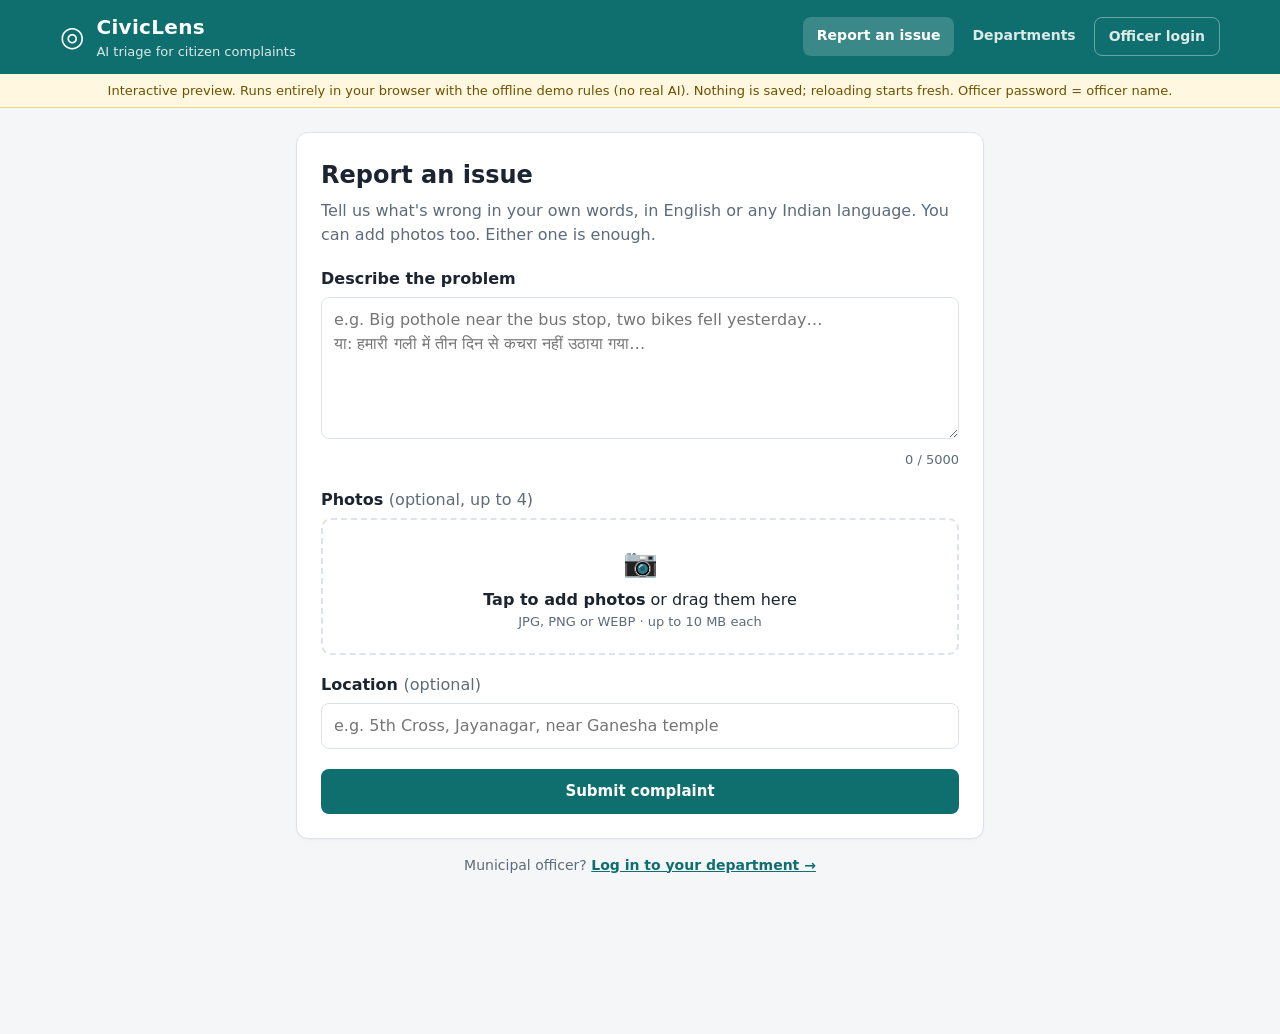
<file: civiclens-github/civiclens/docs/index.html>
<!DOCTYPE html>
<html lang="en">
<head>
<meta charset="UTF-8" />
<meta name="viewport" content="width=device-width, initial-scale=1" />
<title>CivicLens – Preview</title>
<style>
:root {
  --bg: #f4f6f8;
  --card: #ffffff;
  --ink: #1b2430;
  --muted: #5d6b7a;
  --line: #dde3ea;
  --brand: #0f6e6e;
  --brand-dark: #0a5252;
  --brand-soft: #e3f1f1;
  --danger: #c0392b;

  /* severity */
  --critical: #b3261e;
  --high: #d9480f;
  --medium: #b58105;
  --low: #2f7d32;

  /* status */
  --st-confirmed: #1f5fbf;
  --st-progress: #b26a00;
  --st-resolved: #2f7d32;

  /* urgency requests */
  --urgent: #6d28d9;
  --urgent-soft: #f3edff;

  --radius: 12px;
  font-family: system-ui, -apple-system, "Segoe UI", Roboto, "Noto Sans", "Noto Sans Devanagari", sans-serif;
}

* { box-sizing: border-box; }
[hidden] { display: none !important; }

body {
  margin: 0;
  background: var(--bg);
  color: var(--ink);
  line-height: 1.5;
}

.sr-only {
  position: absolute; width: 1px; height: 1px; overflow: hidden;
  clip: rect(0 0 0 0); white-space: nowrap;
}
.mono { font-family: ui-monospace, "SFMono-Regular", Consolas, monospace; }
.cap { text-transform: capitalize; }
.center { text-align: center; }
.hint { font-size: 13px; color: var(--muted); }

/* ---------- header ---------- */
.site-header { background: var(--brand); color: #fff; }
.header-inner {
  max-width: 1200px; margin: 0 auto; padding: 12px 20px;
  display: flex; align-items: center; justify-content: space-between; gap: 16px; flex-wrap: wrap;
}
.brand { display: flex; align-items: center; gap: 12px; color: inherit; text-decoration: none; }
.brand > span:last-child { display: flex; flex-direction: column; }
.brand-mark { font-size: 28px; line-height: 1; }
.brand-name { font-weight: 700; font-size: 20px; letter-spacing: 0.3px; }
.brand-tag { font-size: 13px; opacity: 0.85; }
.site-nav { display: flex; gap: 4px; }
.site-nav a {
  color: #fff; text-decoration: none; padding: 8px 14px; border-radius: 8px;
  font-weight: 600; font-size: 14px; opacity: 0.85;
}
.site-nav a:hover { opacity: 1; background: rgba(255, 255, 255, 0.1); }
.site-nav a.active { opacity: 1; background: rgba(255, 255, 255, 0.18); }

/* ---------- layout ---------- */
.container { margin: 24px auto; padding: 0 16px 120px; }
.container.narrow { max-width: 720px; }
.container.wide { max-width: 1200px; }

.card {
  background: var(--card);
  border: 1px solid var(--line);
  border-radius: var(--radius);
  padding: 24px;
  box-shadow: 0 1px 2px rgba(0, 0, 0, 0.04);
}

h1 { margin: 0 0 6px; font-size: 24px; }
h2 { margin: 0; font-size: 18px; }
.lead { margin: 0 0 20px; color: var(--muted); }

.banner {
  background: #fff7e0; border: 1px solid #f0d58a; color: #6b5200;
  border-radius: 10px; padding: 12px 14px; margin-bottom: 16px; font-size: 14px;
}

/* ---------- forms ---------- */
.field-label { display: block; font-weight: 600; margin: 18px 0 6px; }
.optional { font-weight: 400; color: var(--muted); }

textarea, input[type="text"] {
  width: 100%; font: inherit; padding: 10px 12px;
  border: 1px solid var(--line); border-radius: 8px; background: #fff; color: var(--ink);
}
textarea { resize: vertical; min-height: 110px; }
textarea:focus, input:focus, .dropzone:focus, button:focus-visible, a:focus-visible {
  outline: 2px solid var(--brand); outline-offset: 1px;
}
.counter { text-align: right; margin-top: 4px; font-variant-numeric: tabular-nums; }

.dropzone {
  border: 2px dashed var(--line); border-radius: 10px; padding: 22px;
  text-align: center; cursor: pointer; transition: background 0.15s, border-color 0.15s;
}
.dropzone:hover, .dropzone.dragover { background: var(--brand-soft); border-color: var(--brand); }
.dz-icon { font-size: 28px; margin-bottom: 4px; }

.error {
  margin-top: 12px; padding: 10px 12px; border-radius: 8px;
  background: #fdecea; color: var(--danger); font-size: 14px;
}

/* ---------- photo thumbnails ---------- */
.thumbs { display: flex; flex-wrap: wrap; gap: 8px; margin-top: 10px; }
.thumbs:empty { display: none; }
.thumb {
  position: relative; width: 84px; height: 84px; border-radius: 8px; overflow: hidden;
  border: 1px solid var(--line); background: var(--bg); display: block;
}
.thumb img { width: 100%; height: 100%; object-fit: cover; display: block; }
.thumb.new { outline: 2px solid var(--brand); outline-offset: -2px; }
.thumb-remove {
  position: absolute; top: 3px; right: 3px; width: 24px; height: 24px; border-radius: 50%;
  border: none; background: rgba(0, 0, 0, 0.65); color: #fff; font-size: 16px; line-height: 1;
  cursor: pointer;
}

/* ---------- buttons ---------- */
.btn {
  display: inline-flex; align-items: center; justify-content: center; gap: 6px;
  font: inherit; font-weight: 600; border-radius: 8px; padding: 11px 18px;
  cursor: pointer; border: none; text-decoration: none; font-size: 15px;
}
.btn:disabled { opacity: 0.6; cursor: wait; }
.btn-block { width: 100%; margin-top: 20px; }
.btn-small { padding: 8px 14px; font-size: 14px; }
.btn-primary { background: var(--brand); color: #fff; }
.btn-primary:hover { background: var(--brand-dark); }
.btn-secondary { background: var(--brand-soft); color: var(--brand-dark); }
.btn-secondary:hover { background: #d3e8e8; }
.btn-ghost { background: none; border: 1px dashed var(--brand); color: var(--brand); margin-top: 10px; }
.btn-ghost:hover { background: var(--brand-soft); }

/* ---------- badges, chips, status ---------- */
.badge {
  display: inline-block; padding: 3px 11px; border-radius: 999px;
  font-weight: 700; font-size: 12px; color: #fff; white-space: nowrap;
}
.badge.critical { background: var(--critical); }
.badge.high { background: var(--high); }
.badge.medium { background: var(--medium); }
.badge.low { background: var(--low); }

.chip {
  display: inline-block; padding: 3px 10px; border-radius: 999px; font-size: 12px;
  background: var(--brand-soft); color: var(--brand-dark); font-weight: 600;
}
.chips { display: flex; flex-wrap: wrap; gap: 6px; align-items: center; }
.chips-label { font-size: 13px; color: var(--muted); margin-right: 2px; }

.status {
  display: inline-block; padding: 3px 11px; border-radius: 999px; font-size: 12px;
  font-weight: 700; border: 1.5px solid currentColor; white-space: nowrap;
}
.status.confirmed { color: var(--st-confirmed); background: #eaf1fc; }
.status.in-progress { color: var(--st-progress); background: #fff4e0; }
.status.resolved { color: var(--st-resolved); background: #e8f5e9; }

/* ---------- spinner ---------- */
.spinner {
  width: 38px; height: 38px; margin: 8px auto 12px;
  border: 4px solid var(--brand-soft); border-top-color: var(--brand); border-radius: 50%;
  animation: spin 0.9s linear infinite;
}
@keyframes spin { to { transform: rotate(360deg); } }

/* =====================================================================
   PAGE 2 - Departments
   ===================================================================== */
.dept-layout { display: grid; grid-template-columns: 270px 1fr; gap: 20px; align-items: start; }
.dept-layout > * { min-width: 0; } /* let long rows scroll instead of widening the page */

.dept-sidebar {
  position: sticky; top: 16px; background: var(--card); border: 1px solid var(--line);
  border-radius: var(--radius); padding: 10px;
}
.sidebar-title {
  font-size: 12px; text-transform: uppercase; letter-spacing: 0.6px; color: var(--muted);
  padding: 6px 10px 8px; font-weight: 700;
}
.dept-tabs { display: flex; flex-direction: column; gap: 2px; position: relative; }
.dept-tab {
  display: flex; align-items: center; gap: 10px; width: 100%; text-align: left;
  font: inherit; font-size: 14px; color: var(--ink); background: none; border: none;
  padding: 10px; border-radius: 8px; cursor: pointer;
}
.dept-tab:hover { background: var(--bg); }
.dept-tab.active { background: var(--brand-soft); color: var(--brand-dark); font-weight: 700; }
.tab-icon { font-size: 18px; width: 24px; text-align: center; }
.tab-name { flex: 1; line-height: 1.3; }
.tab-count {
  font-size: 12px; font-weight: 700; min-width: 24px; text-align: center;
  background: var(--bg); border-radius: 999px; padding: 1px 7px; color: var(--muted);
}
.dept-tab.active .tab-count { background: #fff; color: var(--brand-dark); }

.dept-intro .lead { margin-bottom: 12px; }
.dept-title-row { display: flex; gap: 14px; align-items: flex-start; }
.dept-title-row h1 { overflow-wrap: anywhere; }
.dept-icon { font-size: 34px; line-height: 1.1; }

.stats { display: grid; grid-template-columns: repeat(4, 1fr); gap: 10px; margin-top: 16px; }
.stat { background: var(--bg); border-radius: 10px; padding: 10px 12px; border-top: 3px solid var(--line); }
.stat-value { font-size: 22px; font-weight: 700; }
.stat-label { font-size: 12px; color: var(--muted); }
.stat.total { border-top-color: var(--brand); }
.stat.confirmed { border-top-color: var(--st-confirmed); }
.stat.in-progress { border-top-color: var(--st-progress); }
.stat.resolved { border-top-color: var(--st-resolved); }

.log-header {
  display: flex; align-items: center; justify-content: space-between; gap: 12px;
  flex-wrap: wrap; margin: 24px 0 12px;
}
.filter { display: flex; gap: 4px; background: var(--card); border: 1px solid var(--line); border-radius: 999px; padding: 3px; }
.filter button {
  font: inherit; font-size: 13px; border: none; background: none; padding: 5px 12px;
  border-radius: 999px; cursor: pointer; color: var(--muted); font-weight: 600;
}
.filter button.active { background: var(--brand); color: #fff; }

.ticket-log { display: flex; flex-direction: column; gap: 14px; }
.empty { color: var(--muted); text-align: center; padding: 30px; background: var(--card); border-radius: var(--radius); border: 1px dashed var(--line); }

.ticket-card {
  background: var(--card); border: 1px solid var(--line); border-radius: var(--radius);
  padding: 18px 20px; scroll-margin-top: 20px;
}
.ticket-card.mine { border-left: 4px solid var(--brand); }
.ticket-card.flash { animation: flash 2.4s ease-out; }
@keyframes flash { 0%, 30% { box-shadow: 0 0 0 4px rgba(15, 110, 110, 0.35); } 100% { box-shadow: none; } }

.tc-head { display: flex; align-items: center; gap: 8px; flex-wrap: wrap; }
.tc-id { font-size: 13px; color: var(--muted); font-weight: 600; }
.spacer { flex: 1; }
.tag-mine, .tag-complainant {
  font-size: 11px; font-weight: 700; text-transform: uppercase; letter-spacing: 0.4px;
  background: var(--brand); color: #fff; border-radius: 4px; padding: 2px 6px;
}
.tc-summary { margin: 8px 0 8px; font-size: 17px; line-height: 1.35; }
.tc-meta { display: flex; flex-wrap: wrap; gap: 6px 14px; align-items: center; font-size: 13px; color: var(--muted); }
.tc-reason { margin: 8px 0 0; font-size: 14px; color: var(--muted); }

.box-label {
  font-size: 12px; text-transform: uppercase; letter-spacing: 0.5px; font-weight: 700;
  color: var(--muted); margin-bottom: 4px;
}
.action { margin-top: 14px; padding: 12px 14px; border-radius: 10px; }
.action p { margin: 0; }
.action.done { background: #eef7ef; border: 1px solid #cfe6d1; }
.action.pending { background: #fff8e8; border: 1px dashed #e6c77a; }
.action.pending p { color: #7a5a00; font-style: italic; }

.feedback { margin-top: 14px; border-top: 1px solid var(--line); padding-top: 12px; }
.fb-list { list-style: none; margin: 0 0 10px; padding: 0; display: flex; flex-direction: column; gap: 8px; }
.fb-list li { background: var(--bg); border-radius: 8px; padding: 8px 12px; }
.fb-list p { margin: 0; font-size: 14px; }
.fb-meta { display: flex; gap: 10px; align-items: center; font-size: 12px; color: var(--muted); margin-top: 2px; }
.fb-form { display: flex; gap: 8px; }
.fb-form input { flex: 1; padding: 8px 12px; font-size: 14px; }

/* =====================================================================
   Floating ticket panel
   ===================================================================== */
.tp {
  position: fixed; right: 20px; bottom: 20px; z-index: 50;
  width: 400px; max-width: calc(100vw - 24px);
  background: var(--card); border: 1px solid var(--line); border-radius: 14px;
  box-shadow: 0 12px 40px rgba(16, 32, 48, 0.22);
  display: flex; flex-direction: column; max-height: calc(100vh - 40px);
}
.tp.minimized { width: auto; max-width: min(460px, calc(100vw - 24px)); }

.tp-bar {
  display: flex; align-items: center; gap: 10px; width: 100%; font: inherit; font-size: 14px;
  text-align: left; background: var(--brand); color: #fff; border: none; cursor: pointer;
  padding: 12px 14px; border-radius: 13px 13px 0 0;
}
.tp.minimized .tp-bar { border-radius: 13px; }
.tp-bar-text { flex: 1; overflow: hidden; text-overflow: ellipsis; white-space: nowrap; }
.tp-bar-state { opacity: 0.85; }
.tp-dot {
  width: 10px; height: 10px; border-radius: 50%; background: #ffd166; flex: none;
  animation: pulse 1.6s ease-in-out infinite;
}
.tp.confirmed .tp-dot { background: #7be495; animation: none; }
@keyframes pulse { 50% { opacity: 0.35; } }
.tp-toggle { font-size: 20px; line-height: 1; width: 20px; text-align: center; }

.tp-body { padding: 16px 18px 18px; overflow-y: auto; }
.tp-tags { display: flex; gap: 8px; align-items: center; }
.tp-summary { margin: 10px 0 8px; font-size: 17px; line-height: 1.35; }
.tp-grid { margin: 10px 0; padding: 10px 12px; background: var(--bg); border-radius: 10px; display: grid; gap: 8px; }
.tp-grid dt { font-size: 11px; text-transform: uppercase; letter-spacing: 0.5px; color: var(--muted); }
.tp-grid dd { margin: 0; font-weight: 600; font-size: 14px; }
.tp-label { font-size: 11px; text-transform: uppercase; letter-spacing: 0.5px; color: var(--muted); font-weight: 700; margin: 12px 0 2px; }
.tp-text { margin: 0; font-size: 14px; }
.tp-note { font-size: 13px; color: var(--muted); background: var(--brand-soft); border-radius: 8px; padding: 8px 10px; margin: 14px 0 0; }
.tp-actions { display: flex; gap: 10px; margin-top: 14px; }
.tp-actions .btn { flex: 1; }
.tp .field-label { margin-top: 12px; }
.tp textarea { min-height: 100px; }
.add-photo { width: 100%; }
.done-icon {
  width: 52px; height: 52px; border-radius: 50%; margin: 6px auto 8px; background: #e8f5e9;
  color: var(--st-resolved); font-size: 28px; font-weight: 700; display: grid; place-items: center;
}

/* =====================================================================
   "Request urgent action"
   ===================================================================== */
.btn-urgent { background: var(--urgent); color: #fff; }
.btn-urgent:hover { background: #5b21b6; }
.btn-urgent-outline { background: #fff; color: var(--urgent); border: 1.5px solid var(--urgent); margin-top: 10px; }
.btn-urgent-outline:hover { background: var(--urgent-soft); }
.btn-link-plain {
  background: none; border: none; padding: 0; margin-top: 6px; font: inherit; font-size: 13px;
  color: var(--urgent); text-decoration: underline; cursor: pointer;
}
.tag-urgent {
  font-size: 12px; font-weight: 700; color: #fff; background: var(--urgent);
  border-radius: 999px; padding: 3px 10px; white-space: nowrap;
}

.urgency { margin-top: 14px; padding: 12px 14px; border-radius: 10px; background: var(--urgent-soft); border: 1px solid #e2d6fb; }
.urgency:not(:has(.ur-list)) { background: none; border: none; padding: 0; }
.ur-list { list-style: none; margin: 0; padding: 0; display: flex; flex-direction: column; gap: 8px; }
.ur-item { background: #fff; border-radius: 8px; padding: 8px 12px; border-left: 3px solid var(--urgent); }
.ur-item.accepted { border-left-color: var(--st-resolved); }
.ur-item.rejected { border-left-color: var(--muted); }
.ur-line { display: flex; flex-wrap: wrap; gap: 6px 12px; align-items: center; font-size: 13px; }
.ur-status { font-weight: 700; color: var(--urgent); }
.ur-item.accepted .ur-status { color: var(--st-resolved); }
.ur-item.rejected .ur-status { color: var(--muted); }
.ur-ai { display: inline-flex; gap: 4px; align-items: center; color: var(--muted); }
.ur-officer { margin: 6px 0 0; font-size: 13px; }
.ur-details { margin-top: 8px; padding-top: 8px; border-top: 1px dashed var(--line); }
.ur-details p { margin: 0 0 4px; font-size: 14px; }

.verdict {
  display: inline-block; font-size: 11px; font-weight: 700; border-radius: 4px; padding: 1px 7px;
  background: var(--bg); color: var(--muted);
}
.verdict.supported { background: #e8f5e9; color: var(--st-resolved); }
.verdict.weak { background: #fff4e0; color: var(--st-progress); }
.verdict.not-supported { background: #fdecea; color: var(--danger); }

.ur-dialog {
  width: min(560px, calc(100vw - 24px)); max-height: calc(100vh - 32px); padding: 0;
  border: none; border-radius: 14px; box-shadow: 0 20px 60px rgba(16, 32, 48, 0.3); color: var(--ink);
}
.ur-dialog::backdrop { background: rgba(16, 32, 48, 0.45); }
.ur-dialog form, .ur-pad { padding: 20px 22px 22px; }
.ur-head { display: flex; justify-content: space-between; gap: 12px; align-items: flex-start; }
.ur-kicker { font-size: 12px; font-weight: 700; color: var(--urgent); text-transform: uppercase; letter-spacing: 0.5px; }
.ur-head h2 { font-size: 19px; margin-top: 2px; }
.ur-close { background: none; border: none; font-size: 26px; line-height: 1; cursor: pointer; color: var(--muted); padding: 0 4px; }
.ur-ticket { margin-top: 14px; background: var(--bg); border-radius: 10px; padding: 10px 12px; }
.ur-ticket-row { display: flex; justify-content: space-between; align-items: center; font-size: 13px; color: var(--muted); }
.ur-ticket p { margin: 4px 0 0; font-weight: 600; }
.ur-intro { font-size: 14px; color: var(--muted); margin: 12px 0 0; }
.ur-days { display: flex; align-items: center; gap: 10px; flex-wrap: wrap; }
.ur-days input {
  width: 90px; font: inherit; padding: 9px 12px; border: 1px solid var(--line); border-radius: 8px;
}
.ur-quick { display: flex; gap: 6px; }
.ur-quick button {
  font: inherit; font-size: 13px; border: 1px solid var(--line); background: #fff; border-radius: 999px;
  padding: 5px 12px; cursor: pointer;
}
.ur-quick button:hover { border-color: var(--urgent); color: var(--urgent); }
.required { font-weight: 600; color: var(--urgent); font-size: 13px; }
.ur-proof-hint { margin: 0 0 4px; }
.ur-privacy { font-size: 13px; background: var(--brand-soft); color: var(--brand-dark); border-radius: 8px; padding: 8px 10px; margin: 16px 0 0; }
.ur-check { text-align: left; background: var(--bg); border-radius: 10px; padding: 10px 12px; margin: 14px 0 10px; }
.ur-check p { margin: 6px 0 0; font-size: 14px; }

/* =====================================================================
   Officer portal
   ===================================================================== */
.site-nav a.nav-officer { border: 1px solid rgba(255, 255, 255, 0.45); }
.officer-hint { text-align: center; font-size: 14px; color: var(--muted); margin-top: 16px; }
.officer-hint a { color: var(--brand); font-weight: 600; }
.kicker { font-size: 12px; font-weight: 700; color: var(--brand); text-transform: uppercase; letter-spacing: 0.5px; }
.login-card { max-width: 460px; margin: 20px auto 0; }
select {
  width: 100%; font: inherit; padding: 10px 12px; border: 1px solid var(--line);
  border-radius: 8px; background: #fff; color: var(--ink);
}
input[type="password"] {
  width: 100%; font: inherit; padding: 10px 12px; border: 1px solid var(--line); border-radius: 8px;
}

.officer-nav { display: flex; align-items: center; gap: 10px; }
.officer-chip {
  font-size: 13px; font-weight: 600; background: rgba(255, 255, 255, 0.14);
  padding: 6px 12px; border-radius: 999px; white-space: nowrap; overflow: hidden; text-overflow: ellipsis; max-width: 380px;
}
.nav-btn {
  font: inherit; font-size: 14px; font-weight: 600; color: #fff; background: none;
  border: 1px solid rgba(255, 255, 255, 0.45); border-radius: 8px; padding: 7px 12px; cursor: pointer;
}
.nav-btn:hover { background: rgba(255, 255, 255, 0.12); }

.bell-wrap { position: relative; }
.bell {
  position: relative; display: grid; place-items: center; width: 42px; height: 42px;
  border-radius: 50%; border: none; background: rgba(255, 255, 255, 0.14); color: #fff; cursor: pointer;
}
.bell:hover { background: rgba(255, 255, 255, 0.24); }
.bell.has-unread svg { animation: ring 2.4s ease-in-out infinite; transform-origin: 50% 10%; }
@keyframes ring { 0%, 80%, 100% { transform: rotate(0); } 84% { transform: rotate(14deg); } 88% { transform: rotate(-12deg); } 92% { transform: rotate(8deg); } 96% { transform: rotate(-4deg); } }
.bell-count {
  position: absolute; top: -3px; right: -3px; min-width: 20px; height: 20px; padding: 0 5px;
  border-radius: 999px; background: #e5383b; color: #fff; font-size: 11px; font-weight: 700;
  display: grid; place-items: center; border: 2px solid var(--brand);
}
.notif-panel {
  position: absolute; right: 0; top: calc(100% + 10px); width: 400px; max-width: calc(100vw - 24px);
  max-height: 70vh; overflow-y: auto; background: var(--card); color: var(--ink);
  border: 1px solid var(--line); border-radius: 12px; box-shadow: 0 14px 40px rgba(16, 32, 48, 0.25); z-index: 60;
}
.notif-head {
  display: flex; justify-content: space-between; align-items: center; padding: 12px 14px;
  border-bottom: 1px solid var(--line); position: sticky; top: 0; background: var(--card);
}
.notif-head .btn-link-plain { margin: 0; color: var(--brand); }
.notif-list { list-style: none; margin: 0; padding: 0; }
.notif {
  display: flex; gap: 10px; width: 100%; text-align: left; font: inherit; background: none; border: none;
  border-bottom: 1px solid var(--line); padding: 10px 14px; cursor: pointer; color: var(--ink);
}
.notif:hover { background: var(--bg); }
.notif.unread { background: #f2f8f8; }
.notif.unread.emergency { background: #fdf0ef; }
.notif-icon { font-size: 20px; line-height: 1.2; }
.notif-body { display: flex; flex-direction: column; gap: 2px; flex: 1; }
.notif-kind { font-size: 11px; font-weight: 700; text-transform: uppercase; letter-spacing: 0.4px; color: var(--muted); }
.notif.emergency .notif-kind { color: var(--critical); }
.notif-msg { font-size: 14px; }
.notif.unread .notif-msg { font-weight: 600; }
.notif-time { font-size: 12px; color: var(--muted); }
.notif-empty { padding: 20px; text-align: center; color: var(--muted); margin: 0; }

.stat.overdue { border-top-color: #e5383b; }
.stat.critical { border-top-color: var(--critical); }

.off-card { border-left: 5px solid var(--line); }
.off-card.sev-critical { border-left-color: var(--critical); }
.off-card.sev-high { border-left-color: var(--high); }
.off-card.sev-medium { border-left-color: var(--medium); }
.off-card.sev-low { border-left-color: var(--low); }
.off-card.is-overdue { background: #fffafa; }

.due { font-size: 12px; font-weight: 700; border-radius: 999px; padding: 3px 10px; background: var(--bg); color: var(--muted); white-space: nowrap; }
.due.soon { background: #fff4e0; color: var(--st-progress); }
.due.overdue { background: #fdecea; color: var(--danger); }
.due.done { background: #e8f5e9; color: var(--st-resolved); }

.btn-link-plain.teal { color: var(--brand); }
.off-details { margin-top: 10px; padding: 12px 14px; background: var(--bg); border-radius: 10px; }
.off-details p { margin: 0 0 8px; font-size: 14px; }
.original { white-space: pre-wrap; background: #fff; border-radius: 8px; padding: 8px 10px; }
.ur-reason { margin: 6px 0 2px; font-size: 14px; }
.ur-decide { display: flex; gap: 8px; margin-top: 8px; flex-wrap: wrap; }
.ur-decide input { flex: 1; min-width: 180px; font: inherit; font-size: 14px; padding: 7px 10px; border: 1px solid var(--line); border-radius: 8px; }

.off-update { margin-top: 14px; padding: 12px 14px; border-radius: 10px; border: 1.5px solid var(--brand-soft); background: #fbfefe; }
.checks { display: flex; gap: 18px; margin: 4px 0 10px; flex-wrap: wrap; }
.check { display: inline-flex; align-items: center; gap: 8px; font-weight: 600; cursor: pointer; }
.check input { width: 18px; height: 18px; accent-color: var(--brand); }
.off-update textarea { min-height: 64px; }
.off-update-foot { display: flex; justify-content: space-between; align-items: center; gap: 10px; margin-top: 8px; flex-wrap: wrap; }

.toast {
  position: fixed; left: 50%; bottom: 24px; transform: translateX(-50%); z-index: 80;
  background: var(--ink); color: #fff; padding: 10px 18px; border-radius: 999px; font-size: 14px;
  box-shadow: 0 8px 24px rgba(0, 0, 0, 0.25);
}
.toast.error-toast { background: var(--danger); }

/* citizen side: target date */
.target { color: var(--brand-dark); font-weight: 600; }
.target.late { color: var(--danger); }

/* =====================================================================
   Responsive
   ===================================================================== */
@media (max-width: 860px) {
  .dept-layout { grid-template-columns: 1fr; }
  .dept-sidebar { position: static; padding: 6px; }
  .sidebar-title { display: none; }
  .dept-tabs { flex-direction: row; overflow-x: auto; gap: 4px; }
  .dept-tab { flex: none; width: auto; white-space: nowrap; }
  .stats { grid-template-columns: repeat(2, 1fr); }
}

@media (max-width: 700px) {
  .officer-chip { display: none; }
  .notif-panel { position: fixed; top: 76px; left: 12px; right: 12px; width: auto; max-width: none; }
}

@media (max-width: 520px) {
  .card { padding: 18px; }
  .tp { right: 12px; left: 12px; bottom: 12px; width: auto; max-width: none; }
  .tp.minimized { max-width: none; }
  .fb-form { flex-direction: column; }
}

/* preview-only */
body.officer-mode #ticket-panel { display: none !important; }
.preview-bar {
  background: #fff7e0; border-bottom: 1px solid #f0d58a; color: #6b5200;
  font-size: 13px; text-align: center; padding: 7px 16px;
}

</style>
</head>
<body>
<header class="site-header" id="hdr-citizen">
    <div class="header-inner">
      <a class="brand" href="#report">
        <span class="brand-mark" aria-hidden="true">◎</span>
        <span>
          <span class="brand-name">CivicLens</span>
          <span class="brand-tag">AI triage for citizen complaints</span>
        </span>
      </a>
      
      <nav class="site-nav">
        <a href="#report" data-view="report">Report an issue</a>
        <a href="#departments" data-view="departments">Departments</a>
        <a href="#officer-login" data-view="officer-login" class="nav-officer">Officer login</a>
      </nav>
      
    </div>
  </header>
<header class="site-header" id="hdr-officer-login" hidden>
    <div class="header-inner">
      <a class="brand" href="#report">
        <span class="brand-mark" aria-hidden="true">◎</span>
        <span>
          <span class="brand-name">CivicLens</span>
          <span class="brand-tag">Officer portal</span>
        </span>
      </a>
      
<nav class="site-nav">
  <a href="#report">← Citizen site</a>
</nav>

    </div>
  </header>
<header class="site-header" id="hdr-officer" hidden>
    <div class="header-inner">
      <a class="brand" href="#report">
        <span class="brand-mark" aria-hidden="true">◎</span>
        <span>
          <span class="brand-name">CivicLens</span>
          <span class="brand-tag">Officer portal</span>
        </span>
      </a>
      
<div class="officer-nav">
  <span id="officer-chip" class="officer-chip"></span>

  <!-- notification bell -->
  <div class="bell-wrap">
    <button type="button" id="bell" class="bell" aria-label="Notifications" aria-haspopup="true"
      aria-expanded="false" aria-controls="notif-panel">
      <svg viewBox="0 0 24 24" width="22" height="22" aria-hidden="true">
        <path fill="currentColor" d="M12 22a2.5 2.5 0 0 0 2.45-2h-4.9A2.5 2.5 0 0 0 12 22Zm7-6V11a7 7 0 0 0-5.5-6.84V3.5a1.5 1.5 0 0 0-3 0v.66A7 7 0 0 0 5 11v5l-1.7 1.7A1 1 0 0 0 4 19.4h16a1 1 0 0 0 .7-1.7Z"/>
      </svg>
      <span id="bell-count" class="bell-count" hidden></span>
    </button>
    <div id="notif-panel" class="notif-panel" hidden>
      <div class="notif-head">
        <strong>Notifications</strong>
        <button type="button" id="notif-read-all" class="btn-link-plain">Mark all as read</button>
      </div>
      <ul id="notif-list" class="notif-list"></ul>
      <p id="notif-empty" class="notif-empty" hidden>No notifications yet.</p>
    </div>
  </div>

  <button type="button" id="logout" class="nav-btn">Log out</button>
</div>

    </div>
  </header>
<div class="preview-bar">Interactive preview. Runs entirely in your browser with the offline demo rules (no real AI). Nothing is saved; reloading starts fresh. Officer password = officer name.</div>
<main id="view-report" class="container narrow">
  <div id="pending-banner" class="banner" hidden>
    You have a ticket waiting for your confirmation (see the panel at the bottom right).
    Submitting a new complaint will replace it.
  </div>

  <!-- ============ FORM ============ -->
  <section id="report-section" class="card">
    <h1>Report an issue</h1>
    <p class="lead">
      Tell us what's wrong in your own words, in English or any Indian language.
      You can add photos too. Either one is enough.
    </p>

    <form id="report-form" novalidate>
      <label for="complaint" class="field-label">Describe the problem</label>
      <textarea id="complaint" name="complaint" rows="5" maxlength="5000"
        placeholder="e.g. Big pothole near the bus stop, two bikes fell yesterday…&#10;या: हमारी गली में तीन दिन से कचरा नहीं उठाया गया…"></textarea>
      <div class="hint counter"><span id="char-count">0</span> / 5000</div>

      <span class="field-label">Photos <span class="optional">(optional, up to 4)</span></span>
      <div id="dropzone" class="dropzone" tabindex="0" role="button" aria-label="Add photos">
        <input type="file" id="photo-input" accept="image/jpeg,image/png,image/webp" multiple hidden />
        <div class="dz-icon" aria-hidden="true">📷</div>
        <div><strong>Tap to add photos</strong> or drag them here</div>
        <div class="hint">JPG, PNG or WEBP · up to 10 MB each</div>
      </div>
      <div id="photo-previews" class="thumbs editable"></div>

      <label for="location" class="field-label">Location <span class="optional">(optional)</span></label>
      <input type="text" id="location" name="location" maxlength="300"
        placeholder="e.g. 5th Cross, Jayanagar, near Ganesha temple" />

      <div id="form-error" class="error" role="alert" hidden></div>

      <button type="submit" id="submit-btn" class="btn btn-primary btn-block">Submit complaint</button>
    </form>
  </section>

  <p class="officer-hint">Municipal officer? <a href="#officer-login">Log in to your department →</a></p>

  <!-- ============ LOADING ============ -->
  <section id="loading-section" class="card center" hidden>
    <div class="spinner" aria-hidden="true"></div>
    <p><strong>Analysing your complaint…</strong></p>
    <p class="hint">Reading the text, checking the photos and routing it to the right department.</p>
  </section>
</main>
<main id="view-departments" hidden class="container wide dept-layout">
  <!-- ============ SIDEBAR: department tabs ============ -->
  <nav class="dept-sidebar" aria-label="Departments">
    <div class="sidebar-title">Departments</div>
    <div id="dept-tabs" class="dept-tabs" role="tablist"></div>
  </nav>

  <!-- ============ SELECTED DEPARTMENT ============ -->
  <section id="dept-panel" class="dept-panel" role="tabpanel" aria-live="polite">
    <div class="card dept-intro">
      <div class="dept-title-row">
        <span id="dept-icon" class="dept-icon" aria-hidden="true"></span>
        <div>
          <h1 id="dept-name">Loading…</h1>
          <p id="dept-description" class="lead"></p>
        </div>
      </div>
      <div id="dept-handles" class="chips"></div>
      <div id="dept-stats" class="stats"></div>
    </div>

    <div class="log-header">
      <h2>Complaint history</h2>
      <div id="status-filter" class="filter" role="group" aria-label="Filter by status">
        <button type="button" data-status="all" class="active">All</button>
        <button type="button" data-status="Confirmed">Confirmed</button>
        <button type="button" data-status="In Progress">In Progress</button>
        <button type="button" data-status="Resolved">Resolved</button>
      </div>
    </div>

    <div id="ticket-log" class="ticket-log"></div>
    <p id="log-empty" class="empty" hidden>No complaints here yet.</p>
  </section>
</main>
<main id="view-officer-login" hidden class="container narrow">
  <section class="card login-card">
    <div class="kicker">Municipal officers</div>
    <h1>Officer login</h1>
    <p class="lead">Log in to see and update the complaints of your department.</p>

    <form id="login-form" novalidate>
      <label for="off-name" class="field-label">Name</label>
      <input type="text" id="off-name" autocomplete="name" maxlength="60" placeholder="e.g. Ravi Kumar" />

      <label for="off-dept" class="field-label">Department</label>
      <select id="off-dept">
        <option value="" selected disabled>Choose your department</option>
        
        <option value="roads">🛣️ Roads &amp; Engineering Department</option>
        
        <option value="waste">🗑️ Solid Waste Management Department</option>
        
        <option value="water">🚰 Water Supply Department</option>
        
        <option value="electricity">💡 Street Lighting &amp; Electrical Department</option>
        
        <option value="trees">🌳 Horticulture &amp; Tree Cell</option>
        
        <option value="drainage">🌊 Drainage &amp; Sewerage Department</option>
        
        <option value="other">📋 Public Grievance Cell</option>
        
      </select>

      <label for="off-password" class="field-label">Password</label>
      <input type="password" id="off-password" autocomplete="current-password" />
      <p class="hint">Prototype: for now, your password is your name.</p>

      <div id="login-error" class="error" role="alert" hidden></div>

      <button type="submit" id="login-btn" class="btn btn-primary btn-block">Log in</button>
    </form>
  </section>
</main>
<main id="view-officer" hidden class="container wide">
  <section class="card">
    <div class="dept-title-row">
      <span id="off-dept-icon" class="dept-icon" aria-hidden="true"></span>
      <div>
        <div class="kicker">Officer dashboard</div>
        <h1 id="off-dept-name">Loading…</h1>
        <p id="off-sla" class="lead"></p>
      </div>
    </div>
    <div id="off-stats" class="stats"></div>
  </section>

  <div class="log-header">
    <h2>Complaints <span class="hint">· sorted by severity, then deadline</span></h2>
    <div id="off-filter" class="filter" role="group" aria-label="Show">
      <button type="button" data-filter="open" class="active">Open</button>
      <button type="button" data-filter="Resolved">Resolved</button>
      <button type="button" data-filter="all">All</button>
    </div>
  </div>

  <div id="off-list" class="ticket-log"></div>
  <p id="off-empty" class="empty" hidden></p>
</main>
<dialog id="urgency-dialog" class="ur-dialog" aria-labelledby="ur-title">
  <form id="ur-form" novalidate>
    <header class="ur-head">
      <div>
        <div class="ur-kicker">⚡ Request urgent action</div>
        <h2 id="ur-title">Ask for this complaint to be fixed sooner</h2>
      </div>
      <button type="button" class="ur-close" data-close aria-label="Close">×</button>
    </header>

    <div class="ur-ticket">
      <div class="ur-ticket-row"><span id="ur-ticket-id" class="mono"></span><span id="ur-ticket-sev"></span></div>
      <p id="ur-ticket-summary"></p>
    </div>

    <p class="ur-intro">Use this only if waiting for the normal priority would cause real harm.
      Every request is checked against its proof before an officer decides.</p>

    <label for="ur-reason" class="field-label">Why does this need urgent action?</label>
    <textarea id="ur-reason" rows="4" maxlength="1000"
      placeholder="e.g. Children from the school next door walk past this open manhole every morning."></textarea>
    <div class="hint counter"><span id="ur-count">0</span> / 1000 · at least 15 characters</div>

    <label for="ur-days" class="field-label">Needed within</label>
    <div class="ur-days">
      <input type="number" id="ur-days" min="1" max="60" step="1" inputmode="numeric" placeholder="3" />
      <span>days</span>
      <div class="ur-quick" role="group" aria-label="Quick pick">
        <button type="button" data-days="1">1 day</button>
        <button type="button" data-days="3">3 days</button>
        <button type="button" data-days="7">7 days</button>
      </div>
    </div>

    <span class="field-label">Proof <span class="required">(required)</span></span>
    <p class="hint ur-proof-hint">Up to 3 photos that prove your reason: the danger itself, or a letter
      or notice (e.g. from a school or hospital). Requests without convincing proof are rejected.</p>
    <div id="ur-proof-previews" class="thumbs editable"></div>
    <label id="ur-add-label" class="btn btn-ghost add-photo">
      ＋ Add proof photos
      <input type="file" id="ur-proof" accept="image/jpeg,image/png,image/webp" multiple hidden />
    </label>

    <p class="ur-privacy">🔒 Only municipal officers and you can see your reason and proof.
      Other citizens only see that urgent action was requested.</p>

    <div id="ur-error" class="error" role="alert" hidden></div>

    <div class="tp-actions">
      <button type="button" class="btn btn-secondary" data-close>Cancel</button>
      <button type="submit" class="btn btn-urgent">⚡ Send request</button>
    </div>
  </form>

  <div id="ur-loading" class="center ur-pad" hidden>
    <div class="spinner" aria-hidden="true"></div>
    <p><strong>Checking your proof…</strong></p>
    <p class="hint">The AI is comparing your photos with your reason.</p>
  </div>

  <div id="ur-result" class="center ur-pad" hidden>
    <div class="done-icon" aria-hidden="true">✓</div>
    <h2>Request sent</h2>
    <p class="hint">Wanted within <strong id="ur-res-days"></strong> · <strong>Pending officer review</strong></p>
    <div class="ur-check">
      <div class="box-label">AI proof check</div>
      <span id="ur-res-verdict" class="verdict"></span>
      <p id="ur-res-note"></p>
    </div>
    <p class="hint">The AI check only helps the officer. The officer makes the final decision.</p>
    <div class="tp-actions"><button type="button" class="btn btn-primary" data-close>Done</button></div>
  </div>
</dialog>
<div id="toast" class="toast" role="status" hidden></div>
<aside id="ticket-panel" class="tp" hidden aria-label="Your ticket">
  <button type="button" id="tp-bar" class="tp-bar" aria-expanded="true" aria-controls="tp-body">
    <span class="tp-dot" aria-hidden="true"></span>
    <span class="tp-bar-text">
      <strong>Your ticket</strong>
      <span id="tp-bar-code" class="mono"></span>
      <span id="tp-bar-state" class="tp-bar-state">· awaiting confirmation</span>
    </span>
    <span id="tp-toggle-icon" class="tp-toggle" aria-hidden="true">–</span>
    <span class="sr-only" id="tp-toggle-label">Minimise</span>
  </button>

  <div id="tp-body" class="tp-body">
    <!-- view mode -->
    <div id="tp-view">
      <div class="tp-tags">
        <span id="tp-severity" class="badge"></span>
        <span id="tp-category" class="chip cap"></span>
      </div>
      <h3 id="tp-summary" class="tp-summary"></h3>

      <dl class="tp-grid">
        <div><dt>Department</dt><dd id="tp-department"></dd></div>
        <div><dt>Detected language</dt><dd id="tp-language"></dd></div>
        <div><dt>Location</dt><dd id="tp-location"></dd></div>
      </dl>

      <p class="tp-label">Severity reason</p>
      <p id="tp-severity-reason" class="tp-text"></p>

      <div id="tp-translation-wrap" hidden>
        <p class="tp-label">English translation</p>
        <p id="tp-translation" class="tp-text"></p>
      </div>

      <div id="tp-photos-wrap" hidden>
        <p class="tp-label">Photos</p>
        <div id="tp-photos" class="thumbs"></div>
        <p id="tp-image-obs" class="hint"></p>
      </div>

      <p class="tp-note">Check the ticket. If the AI got something wrong, <strong>Edit</strong> it.
        When it looks right, <strong>Confirm</strong> to send it to the department.</p>

      <div class="tp-actions">
        <button type="button" id="tp-edit" class="btn btn-secondary">✎ Edit</button>
        <button type="button" id="tp-confirm" class="btn btn-primary">✓ Confirm</button>
      </div>
    </div>

    <!-- edit mode -->
    <form id="tp-edit-form" hidden novalidate>
      <label for="tp-text" class="field-label">Problem statement</label>
      <textarea id="tp-text" rows="5" maxlength="5000"
        placeholder="Describe the problem. Add any details the AI missed."></textarea>

      <label for="tp-location-input" class="field-label">Location <span class="optional">(optional)</span></label>
      <input type="text" id="tp-location-input" maxlength="300" />

      <span class="field-label">Photos <span class="optional">(up to 4)</span></span>
      <div id="tp-edit-photos" class="thumbs editable"></div>
      <label class="btn btn-ghost add-photo">
        ＋ Add photos
        <input type="file" id="tp-add-photos" accept="image/jpeg,image/png,image/webp" multiple hidden />
      </label>

      <div id="tp-edit-error" class="error" role="alert" hidden></div>

      <div class="tp-actions">
        <button type="button" id="tp-cancel" class="btn btn-secondary">Cancel</button>
        <button type="submit" class="btn btn-primary">Update ticket</button>
      </div>
    </form>

    <!-- working -->
    <div id="tp-loading" class="center" hidden>
      <div class="spinner" aria-hidden="true"></div>
      <p id="tp-loading-text"><strong>Working…</strong></p>
    </div>

    <!-- confirmed -->
    <div id="tp-done" class="center" hidden>
      <div class="done-icon" aria-hidden="true">✓</div>
      <p><strong>Ticket confirmed</strong></p>
      <p class="hint">Sent to <strong id="tp-done-dept"></strong>.<br />Action: yet to be taken.</p>
      <div class="tp-actions">
        <button type="button" id="tp-close" class="btn btn-secondary">Close</button>
        <a id="tp-view-link" class="btn btn-primary" href="/departments">View in department</a>
      </div>
    </div>

    <div id="tp-error" class="error" role="alert" hidden></div>
  </div>
</aside>
<script>
(() => {

// Preview: keep everything in memory (a reload starts fresh)
const localStorage = (() => {
  const m = new Map();
  return { getItem: (k) => (m.has(k) ? m.get(k) : null), setItem: (k, v) => m.set(k, String(v)), removeItem: (k) => m.delete(k) };
})();

const MockServer = (() => {
  const R = {"departments": {"roads": {"name": "Roads & Engineering Department", "icon": "🛣️", "description": "Builds and maintains city roads, footpaths and public road infrastructure, and repairs damage reported by citizens.", "handles": ["Potholes", "Damaged roads", "Broken footpaths", "Speed breakers"]}, "waste": {"name": "Solid Waste Management Department", "icon": "🗑️", "description": "Runs door-to-door garbage collection, street sweeping and community bins, and acts against illegal dumping.", "handles": ["Uncollected garbage", "Overflowing bins", "Illegal dumping", "Litter"]}, "water": {"name": "Water Supply Department", "icon": "🚰", "description": "Supplies drinking water to homes and public taps, and maintains the city's water pipelines.", "handles": ["No water supply", "Pipeline leaks", "Dirty or contaminated water", "Low pressure"]}, "electricity": {"name": "Street Lighting & Electrical Department", "icon": "💡", "description": "Maintains streetlights and electrical fixtures on public roads. Faults on main power lines are coordinated with the power company.", "handles": ["Broken streetlights", "Damaged poles", "Hanging or exposed wires"]}, "trees": {"name": "Horticulture & Tree Cell", "icon": "🌳", "description": "Looks after trees, parks and green cover; removes fallen trees and prunes dangerous branches.", "handles": ["Fallen trees", "Dangerous branches", "Pruning requests", "Tree cutting"]}, "drainage": {"name": "Drainage & Sewerage Department", "icon": "🌊", "description": "Keeps storm-water drains and sewer lines flowing, and repairs manholes to prevent flooding and sewage overflow.", "handles": ["Blocked drains", "Sewage overflow", "Open or broken manholes", "Waterlogging"]}, "other": {"name": "Public Grievance Cell", "icon": "📋", "description": "Reviews complaints that don't fit any single department and forwards them to the right office.", "handles": ["Everything else"]}}, "severities": ["Low", "Medium", "High", "Critical"], "keywords": {"roads": ["pothole", "road", "footpath", "speed breaker", "gaddha", "sadak", "सड़क", "गड्ढा", "சாலை", "రోడ్డు", "ರಸ್ತೆ"], "waste": ["garbage", "trash", "waste", "dustbin", "litter", "kachra", "dump", "कचरा", "कूड़ा", "குப்பை", "చెత్త", "ಕಸ"], "water": ["water supply", "no water", "tap", "pipeline", "pipe", "leak", "paani", "पानी", "தண்ணீர்", "నీరు", "ನೀರು"], "electricity": ["streetlight", "street light", "light pole", "electric", "wire", "transformer", "bijli", "बिजली", "लाइट", "மின்"], "trees": ["tree", "branch", "पेड़", "மரம்", "చెట్టు", "ಮರ"], "drainage": ["drain", "sewage", "sewer", "gutter", "manhole", "nala", "waterlogg", "नाली", "सीवर", "கழிவுநீர்", "మురుగు"]}, "weak": ["pipe", "road", "sadak", "tap", "wire"], "severityRules": [["Critical", "Mentions an immediate danger to life or safety.", ["live wire", "electrocut", "spark", "open manhole", "fallen on", "fell on", "blocking main road", "blocking the main road", "collapse", "fire", "accident", "करंट", "आग"]], ["High", "Serious problem that affects many people or is getting worse.", ["leak", "overflow", "large pothole", "big pothole", "main road", "no water", "days", "sewage", "spreading", "बह रहा", "ओवरफ्लो"]], ["Low", "Minor issue or routine maintenance.", ["small litter", "litter", "overgrown", "paint", "minor", "maintenance"]]], "danger": ["danger", "hazard", "risk", "wire", "manhole", "pothole", "fallen", "खतरा"], "sensitive": ["school", "hospital", "स्कूल", "अस्पताल"], "scripts": [["ऀ", "ॿ", "Hindi/Marathi"], ["ঀ", "৿", "Bengali/Assamese"], ["਀", "੿", "Punjabi"], ["઀", "૿", "Gujarati"], ["଀", "୿", "Odia"], ["஀", "௿", "Tamil"], ["ఀ", "౿", "Telugu"], ["ಀ", "೿", "Kannada"], ["ഀ", "ൿ", "Malayalam"], ["؀", "ۿ", "Urdu"]], "samples": [[9, "roads", "High", "Large pothole on a busy main road is causing two-wheeler falls.", "Large pothole on the main road near the bus depot causing bike accidents.", "English", "Station Road, near KSRTC bus depot", "Resolved", "Pothole filled with hot-mix asphalt and the patch levelled on 14 Nov.", ["Fixed within a week, thank you!", "Road is smooth now."]], [4, "roads", "Medium", "Small pothole at the road edge, not on the main carriageway.", "Small pothole on the side of the lane outside the community hall.", "Kannada", "4th Cross, Jayanagar", "In Progress", "Site inspected. Patch work scheduled for this week.", []], [1, "roads", "Medium", "Broken footpath slabs are a tripping risk but not urgent.", "Several footpath slabs broken outside the vegetable market.", "Hindi", "Gandhi Bazaar", "Confirmed", "", []], [6, "waste", "High", "Garbage bin overflowing for days and spreading onto the road.", "Community garbage bin overflowing for 4 days, waste spilling onto the road.", "Hindi", "Market Street, Sector 7", "Resolved", "Bin cleared and collection frequency increased to daily.", ["Cleared, but please keep it daily."]], [2, "waste", "Low", "Small amount of litter, routine cleaning.", "Some litter and plastic wrappers near the park entrance.", "English", "Cubbon Park east gate", "Confirmed", "", []], [3, "water", "High", "Water leak wasting supply and getting worse.", "Water pipeline leaking at the junction, water flowing on the road since morning.", "Tamil", "Anna Nagar 2nd Avenue", "In Progress", "Leak located. Pipe replacement crew assigned.", ["Still leaking as of today evening."]], [5, "electricity", "Medium", "A single streetlight is out, no immediate danger.", "Streetlight not working on the residential lane for a week.", "Telugu", "Lane 3, Madhapur", "Resolved", "Faulty LED fitting replaced.", []], [0, "electricity", "Critical", "Exposed live wire near a school entrance.", "Electric wire hanging low from a pole near the school gate.", "English", "Govt. Primary School, Ward 12", "In Progress", "Area cordoned off. Power company informed for urgent repair.", []], [7, "trees", "Critical", "Fallen tree blocking a main road.", "Large tree fallen across the main road after last night's rain, traffic blocked.", "Marathi", "FC Road, near Fergusson College", "Resolved", "Tree cut and removed within 3 hours. Road reopened.", ["Very quick response, great work."]], [2, "trees", "Low", "Overgrown branches but not blocking anything.", "Overgrown branches touching the compound wall, needs pruning.", "English", "Koramangala 5th Block", "Confirmed", "", []], [3, "drainage", "Critical", "Open manhole on a busy road is a danger to life.", "Manhole cover missing on a busy road, very dangerous at night.", "Hinglish", "MG Road, opposite City Mall", "In Progress", "Temporary barricade placed. New cover ordered.", []], [8, "drainage", "High", "Sewage overflow affecting many houses.", "Sewage overflowing into the street from a blocked drain.", "Bengali", "Salt Lake, Sector 2", "Resolved", "Drain line de-silted with jetting machine.", []], [1, "other", "Low", "Not clearly a civic infrastructure issue.", "Request for a new bus shelter near the colony entrance.", "English", "", "Confirmed", "", []], [12, "roads", "High", "Large pothole on a main road that is getting deeper with traffic.", "Deep pothole in the middle of 100 Feet Road, vehicles swerving dangerously.", "English", "100 Feet Road, Indiranagar", "Confirmed", "", ["Still not fixed after almost two weeks."]], [20, "waste", "Medium", "Uncollected waste, no immediate danger.", "Garbage not collected from the lane for several days, stray dogs scattering it.", "Kannada", "7th Main, BTM Layout", "In Progress", "Collection vehicle rerouted; waiting for the new route schedule.", []]], "urgencySamples": {"2": [["Elderly people walk here to the market every morning and two have already tripped.", 3, "Weak", "Photo shows broken slabs but no clear sign of heavy elderly footfall.", "Pending review", ""]], "5": [["Water is flowing into the primary school compound next to the leak; children wade through it.", 2, "Supported", "Photo shows water pooling at a school gate, matching the reason.", "Accepted", "Repair moved up; crew to finish within 2 days."]], "9": [["Painters are coming to my house next week and the branches are in the way.", 2, "Not supported", "Reason is personal convenience; branches block nothing public.", "Rejected", "Not a public-safety ground. Normal priority applies."]]}, "sla": {"Critical": 3, "High": 8, "Medium": 15, "Low": 30}, "rank": {"Critical": 0, "High": 1, "Medium": 2, "Low": 3}};
  const PUBLIC = ["Confirmed", "In Progress", "Resolved"];
  const MAX_PHOTOS = 4;
  const tickets = [];
  const photoStore = new Map();
  let nextId = 1, nextFb = 1, nextPhoto = 1, nextUr = 1, nextNotif = 1;
  const DAY = 24 * 3600e3;
  const notifs = [];
  let officer = null; // preview "session"

  function addNotif(dept, kind, t, message, key, urgencyId = null, at = iso(new Date())) {
    if (notifs.some((n) => n.key === key)) return;
    notifs.push({ id: nextNotif++, dept, kind, ticket: t, urgencyId, message, key, created_at: at, read_at: null });
  }
  function markTicketNotifsRead(t) { notifs.forEach((n) => { if (n.ticket === t && !n.read_at) n.read_at = iso(new Date()); }); }
  function deadlineFor(t) {
    if (!t.confirmed_at) return null;
    let d = new Date(new Date(t.confirmed_at).getTime() + R.sla[t.severity] * DAY);
    for (const u of t.urgency)
      if (u.status === "Accepted") d = new Date(Math.min(d, new Date(u.created_at).getTime() + u.requested_days * DAY));
    return d;
  }
  const longDate = (d) => d.toLocaleDateString("en-GB", { day: "2-digit", month: "short", year: "numeric" });
  function refreshOverdue(dept) {
    const now = new Date();
    for (const t of tickets) {
      if (t.category !== dept || !["Confirmed", "In Progress"].includes(t.status)) continue;
      const dl = deadlineFor(t);
      if (!dl || now <= dl) continue;
      const over = Math.floor((now - dl) / DAY);
      const late = over === 0 ? "is now overdue" : `is overdue by ${over} day${over !== 1 ? "s" : ""}`;
      addNotif(dept, "overdue", t, `${t.code} (${t.severity}) ${late}. It should have been resolved by ${longDate(dl)}. Current status: ${t.status}.`,
        `overdue:${t.id}:${over}`, null, iso(new Date(dl.getTime() + over * DAY)));
    }
  }
  function setStatus(t, status, action, by, at = iso(new Date())) {
    Object.assign(t, { status, action_taken: action, action_updated_at: at, updated_at: at, action_by: by });
    if (status === "Resolved") markTicketNotifsRead(t);
  }
  function decide(t, u, status, note, at = iso(new Date())) {
    Object.assign(u, { status, officer_note: note, decided_at: at });
    notifs.forEach((n) => { if (n.urgencyId === u.id && !n.read_at) n.read_at = at; });
  }
  function confirmTicket(t, at = iso(new Date())) {
    t.status = "Confirmed"; t.confirmed_at = t.updated_at = at;
    if (t.severity === "Critical") addNotif(t.category, "critical", t, `New CRITICAL complaint ${t.code}: ${t.summary}`, `critical:${t.id}`, null, at);
  }
  function addUrgency(t, u) {
    t.urgency.push(u);
    addNotif(t.category, "urgency", t, `Citizen requested urgent action on ${t.code} within ${u.requested_days} day${u.requested_days !== 1 ? "s" : ""}. AI proof check: ${u.ai_verdict}.`,
      `urgency:${u.id}`, u.id, u.created_at);
  }

  const pad = (n) => String(n).padStart(2, "0");
  const iso = (d) => `${d.getFullYear()}-${pad(d.getMonth() + 1)}-${pad(d.getDate())}T${pad(d.getHours())}:${pad(d.getMinutes())}:${pad(d.getSeconds())}`;
  const sleep = (ms) => new Promise((r) => setTimeout(r, ms));
  const clean = (v, max) => String(v ?? "").split(/\s+/).filter(Boolean).join(" ").slice(0, max);
  const deptName = (c) => (R.departments[c] || R.departments.other).name;
  function fail(status, message) { const e = new Error(message); e.status = status; throw e; }
  function randomToken() {
    const a = new Uint8Array(18); crypto.getRandomValues(a);
    return [...a].map((b) => b.toString(16).padStart(2, "0")).join("");
  }

  // ---------------- demo triage (same rules as ai_triage.py demo mode) ----------------
  const LOC = /\b(?:near|opposite|opp\.?|behind|in front of|outside|at|on|in)\s+([A-Z0-9][^,.;!?\n]{2,60})/;
  const LOC_STOP = /\s+(?:for|since|from|and|but|with|is|are|has|have|which|where|people)\b.*$/i;

  function detectLanguage(text) {
    if (!text) return "None";
    for (const [start, end, name] of R.scripts)
      for (const ch of text) if (ch >= start && ch <= end) return name;
    return "English";
  }
  function severityFor(lower) {
    if (R.sensitive.some((p) => lower.includes(p)) && R.danger.some((d) => lower.includes(d)))
      return ["Critical", "Possible danger near a school or hospital."];
    for (const [level, reason, words] of R.severityRules)
      if (words.some((w) => lower.includes(w))) return [level, reason];
    return ["Medium", "Real problem but no sign of immediate danger."];
  }
  function triage(text, photoCount, locationField) {
    const lower = text.toLowerCase();
    let category = "other", best = 0;
    for (const [cat, kws] of Object.entries(R.keywords)) {
      const score = kws.filter((k) => lower.includes(k)).reduce((s, k) => s + (R.weak.includes(k) ? 1 : 3), 0);
      if (score > best) { best = score; category = cat; }
    }
    let [severity, reason] = severityFor(lower);
    if (category === "other" && severity === "Medium") [severity, reason] = ["Low", "Not clearly a civic issue."];
    if (!text) [severity, reason] = ["Medium", "Photo-only complaint; officer should verify severity."];
    const first = text.split("\n")[0];
    const m = text.match(LOC);
    const textLoc = m ? m[1].replace(LOC_STOP, "").trim() : "";
    const language = detectLanguage(text);
    return {
      category, severity, severity_reason: reason + " (demo rules)",
      department: deptName(category),
      summary: clean(text ? (first.length <= 120 ? first : first.slice(0, 117) + "...") : "Photo-only complaint - see attached photos.", 250),
      detected_language: language,
      location: clean([locationField, textLoc].filter(Boolean).join(", "), 300),
      english_translation: ["English", "None"].includes(language) ? "" : "(Translation needs a real AI key - this preview uses the offline demo rules)",
      image_observations: photoCount ? "(Photo analysis needs a real AI key - this preview uses the offline demo rules)" : "",
      ai_engine: "demo (preview)",
    };
  }

  // ---------------- storage ----------------
  function create(ai, text, loc, photos, when = iso(new Date())) {
    const id = nextId++;
    const code = `CL-${when.slice(0, 10).replace(/-/g, "")}-${String(id).padStart(5, "0")}`;
    const token = randomToken();
    tickets.push({ id, code, token, status: "Draft", created_at: when, updated_at: when, confirmed_at: null,
      complaint_text: text, location_input: loc, photos, ...ai, action_taken: "", action_updated_at: null, action_by: "", feedback: [], urgency: [] });
    return { code, token };
  }
  const find = (code) => tickets.find((t) => t.code === code) || fail(404, "Not found");
  const owns = (t, token) => !!token && t.token === token;
  const urls = (t) => t.photos.map((p) => photoStore.get(p));

  function privateView(t) {
    return { ticket_id: t.code, status: t.status, created_at: t.created_at, updated_at: t.updated_at,
      confirmed_at: t.confirmed_at, category: t.category, severity: t.severity, severity_reason: t.severity_reason,
      department: t.department, summary: t.summary, detected_language: t.detected_language, location: t.location,
      english_translation: t.english_translation, image_observations: t.image_observations, ai_engine: t.ai_engine,
      complaint_text: t.complaint_text, location_input: t.location_input, photos: [...t.photos], photo_urls: urls(t),
      action_taken: t.action_taken, action_updated_at: t.action_updated_at };
  }
  function publicView(t) {
    return { ticket_id: t.code, status: t.status, confirmed_at: t.confirmed_at, category: t.category,
      department: t.department, severity: t.severity, severity_reason: t.severity_reason, summary: t.summary,
      detected_language: t.detected_language, location: t.location, photo_urls: urls(t),
      action_taken: t.action_taken, action_updated_at: t.action_updated_at, feedback: t.feedback.map((f) => ({ ...f })),
      urgency_requests: t.urgency.map(urPublic), can_request_urgency: ["Confirmed", "In Progress"].includes(t.status),
      target_date: deadlineFor(t) ? iso(deadlineFor(t)) : null };
  }
  function officerView(t) {
    const dl = deadlineFor(t);
    return { ...privateView(t), action_by: t.action_by, deadline: dl ? iso(dl) : null, sla_days: R.sla[t.severity],
      feedback: t.feedback.map((f) => ({ ...f })), urgency_requests: t.urgency.map((u) => urPrivate(u, t)) };
  }
  const urPublic = (u) => ({ id: u.id, requested_days: u.requested_days, status: u.status, ai_verdict: u.ai_verdict,
    from_complainant: u.from_complainant, officer_note: u.officer_note, created_at: u.created_at, decided_at: u.decided_at });
  const urPrivate = (u, t) => ({ ...urPublic(u), ticket_id: t.code, reason: u.reason,
    proof_urls: u.proof.map((p) => photoStore.get(p)), ai_note: u.ai_note, ai_engine: u.ai_engine });

  async function savePhotos(files) {
    for (const f of files) {
      if (!["image/jpeg", "image/png", "image/webp"].includes(f.type))
        fail(400, "One of the files is not a valid image. Please upload JPG, PNG or WEBP photos.");
      if (f.size > 10 * 1024 * 1024) fail(400, "Each photo must be 10 MB or smaller.");
    }
    const names = [];
    for (const f of files) {
      const dataUrl = await new Promise((res, rej) => {
        const r = new FileReader(); r.onload = () => res(r.result); r.onerror = rej; r.readAsDataURL(f);
      });
      const name = `photo-${nextPhoto++}`;
      photoStore.set(name, dataUrl);
      names.push(name);
    }
    return names;
  }
  function readForm(fd) {
    const text = String(fd.get("complaint") || "").trim();
    const loc = String(fd.get("location") || "").trim().slice(0, 300);
    if (text.length > 5000) fail(400, "Complaint is too long (max 5000 characters).");
    const files = fd.getAll("photos").filter((f) => f && f.name);
    return { text, loc, files };
  }

  // ---------------- routes (same as app.py) ----------------
  async function handle(url, method, body, token, headers = {}) {
    await sleep(method === "GET" ? 120 : 350);
    let m;
    if (method === "POST" && url === "/api/complaints") {
      const { text, loc, files } = readForm(body);
      if (!text && !files.length) fail(400, "Please describe the issue or attach a photo - at least one is required.");
      if (files.length > MAX_PHOTOS) fail(400, `You can attach up to ${MAX_PHOTOS} photos.`);
      const photos = await savePhotos(files);
      await sleep(900); // "AI thinking"
      const { code, token: tok } = create(triage(text, photos.length, loc), text, loc, photos);
      return { ticket: privateView(find(code)), edit_token: tok };
    }
    if ((m = url.match(/^\/api\/tickets\/([^/]+)$/)) && method === "GET") {
      const t = find(m[1]);
      if (owns(t, token)) return { ticket: privateView(t) };
      if (t.status === "Draft") fail(404, "Not found");
      return { ticket: publicView(t) };
    }
    if ((m = url.match(/^\/api\/tickets\/([^/]+)\/(edit|confirm|feedback)$/)) && method === "POST") {
      const t = find(m[1]);
      if (m[2] === "feedback") {
        if (t.status === "Draft") fail(404, "Not found");
        const text = clean(body && body.text, 100000);
        if (!text) fail(400, "Feedback can't be empty.");
        if (text.length > 1000) fail(400, "Feedback is too long (max 1000 characters).");
        const fb = { id: nextFb++, text, from_complainant: owns(t, token), created_at: iso(new Date()) };
        t.feedback.push(fb);
        return { feedback: { ...fb } };
      }
      if (!owns(t, token)) fail(403, "Not allowed");
      if (t.status !== "Draft") fail(400, "This ticket is already confirmed and can no longer be edited.");
      if (m[2] === "confirm") {
        confirmTicket(t);
        return { ticket: privateView(t) };
      }
      const { text, loc, files } = readForm(body);
      const keep = body.getAll("keep_photos").filter((p) => t.photos.includes(p));
      if (!text && !keep.length && !files.length) fail(400, "Please describe the issue or keep at least one photo.");
      if (keep.length + files.length > MAX_PHOTOS) fail(400, `A ticket can have at most ${MAX_PHOTOS} photos.`);
      const photos = keep.concat(await savePhotos(files));
      await sleep(900);
      Object.assign(t, triage(text, photos.length, loc), { complaint_text: text, location_input: loc, photos, updated_at: iso(new Date()) });
      return { ticket: privateView(t) };
    }
    if ((m = url.match(/^\/api\/tickets\/([^/]+)\/urgency$/)) && method === "POST") {
      const t = find(m[1]);
      if (t.status === "Draft") fail(404, "Not found");
      if (!["Confirmed", "In Progress"].includes(t.status))
        fail(400, "Urgent action can only be requested on open complaints (Confirmed or In Progress).");
      const reason = clean(body.get("reason"), 100000);
      if (reason.length < 15) fail(400, "Please explain why this is urgent (at least 15 characters).");
      if (reason.length > 1000) fail(400, "Reason is too long (max 1000 characters).");
      const days = Number(body.get("days"));
      if (!Number.isInteger(days)) fail(400, "Enter the number of days (1-60).");
      if (days < 1 || days > 60) fail(400, "Number of days must be between 1 and 60.");
      const files = body.getAll("proof").filter((f) => f && f.name);
      if (!files.length) fail(400, "Proof is required. Upload at least one photo that supports your reason.");
      if (files.length > 3) fail(400, "You can attach up to 3 proof photos.");
      const proof = await savePhotos(files);
      await sleep(900);
      const tok = randomToken();
      const u = { id: nextUr++, token: tok, reason, requested_days: days, proof, from_complainant: owns(t, token),
        ai_verdict: "Unverified", ai_note: "Proof check needs a real AI key - an officer will review the proof manually.",
        ai_engine: "demo (preview)", status: "Pending review", officer_note: "", created_at: iso(new Date()), decided_at: null };
      addUrgency(t, u);
      return { request: urPrivate(u, t), request_token: tok };
    }
    if ((m = url.match(/^\/api\/urgency\/(\d+)$/)) && method === "GET") {
      for (const t of tickets) {
        const u = t.urgency.find((x) => x.id === Number(m[1]));
        if (u && headers["X-Request-Token"] && u.token === headers["X-Request-Token"]) return { request: urPrivate(u, t) };
      }
      fail(404, "Not found");
    }
    // ---------------- officer ----------------
    if (url === "/api/officer/login" && method === "POST") {
      const name = clean(body.name, 1000), dept = String(body.department || ""), pw = String(body.password || "").trim();
      if (name.length < 2 || name.length > 60) fail(400, "Please enter your name (2-60 characters).");
      if (!R.departments[dept]) fail(400, "Please choose your department.");
      if (pw.toLowerCase() !== name.toLowerCase()) fail(401, "Wrong name or password.");
      officer = { name, department: dept };
      return { officer: offInfo() };
    }
    if (url === "/api/officer/logout" && method === "POST") { officer = null; return { ok: true }; }
    if (url.startsWith("/api/officer/")) {
      if (!officer) fail(401, "Please log in as an officer.");
      const dept = officer.department;
      if (url === "/api/officer/me") return { officer: offInfo() };
      if (url === "/api/officer/tickets") {
        const now = new Date();
        const views = tickets.filter((t) => t.category === dept && t.status !== "Draft").map(officerView);
        const key = (v) => v.status === "Resolved"
          ? [1, 0, -new Date(v.action_updated_at || 0).getTime()]
          : [0, R.rank[v.severity], new Date(v.deadline || 0).getTime()];
        views.sort((a, b) => { const x = key(a), y = key(b); return x[0] - y[0] || x[1] - y[1] || x[2] - y[2]; });
        const open = views.filter((v) => v.status !== "Resolved");
        return { department: { key: dept, ...R.departments[dept] }, sla_days: R.sla, tickets: views,
          counts: { open: open.length, overdue: open.filter((v) => v.deadline && new Date(v.deadline) < now).length,
            critical: open.filter((v) => v.severity === "Critical").length, resolved: views.length - open.length } };
      }
      if ((m = url.match(/^\/api\/officer\/tickets\/([^/]+)\/update$/))) {
        const t = find(m[1]);
        if (t.category !== dept || t.status === "Draft") fail(404, "Not found");
        const action = String(body.action_taken || "").trim();
        if (!["Confirmed", "In Progress", "Resolved"].includes(body.status)) fail(400, "Invalid status.");
        if (action.length > 2000) fail(400, "Action taken is too long (max 2000 characters).");
        if (body.status === "Resolved" && !action) fail(400, "Describe the action taken before marking the complaint Resolved.");
        setStatus(t, body.status, action, officer.name);
        return { ticket: officerView(t) };
      }
      if ((m = url.match(/^\/api\/officer\/urgency\/(\d+)\/decide$/))) {
        const t = tickets.find((x) => x.category === dept && x.urgency.some((u) => u.id === Number(m[1])));
        if (!t) fail(404, "Not found");
        const u = t.urgency.find((x) => x.id === Number(m[1]));
        if (u.status !== "Pending review") fail(400, "This request has already been decided.");
        const note = clean(body.note, 300);
        if (!["Accepted", "Rejected"].includes(body.decision)) fail(400, "Decision must be Accepted or Rejected.");
        if (body.decision === "Rejected" && !note) fail(400, "Please give a short reason for rejecting the request.");
        decide(t, u, body.decision, note);
        return { ok: true };
      }
      if (url === "/api/officer/notifications" && method === "GET") {
        refreshOverdue(dept);
        const mine = notifs.filter((n) => n.dept === dept)
          .sort((a, b) => b.created_at.localeCompare(a.created_at) || b.id - a.id);
        return { unread: mine.filter((n) => !n.read_at).length,
          notifications: mine.slice(0, 50).map((n) => ({ id: n.id, kind: n.kind, emergency: n.kind !== "overdue",
            ticket_id: n.ticket ? n.ticket.code : null, message: n.message, created_at: n.created_at, read: !!n.read_at })) };
      }
      if (url === "/api/officer/notifications/read" && method === "POST") {
        const ids = body.all ? null : (body.ids || []).map(Number);
        notifs.forEach((n) => { if (n.dept === dept && !n.read_at && (!ids || ids.includes(n.id))) n.read_at = iso(new Date()); });
        return { ok: true };
      }
      fail(404, "Not found");
    }
    if (url === "/api/departments" && method === "GET") {
      return { departments: Object.entries(R.departments).map(([key, info]) => {
        const counts = { "Confirmed": 0, "In Progress": 0, "Resolved": 0, total: 0 };
        tickets.filter((t) => t.category === key && t.status !== "Draft").forEach((t) => { counts[t.status]++; counts.total++; });
        return { key, ...info, counts };
      }) };
    }
    if ((m = url.match(/^\/api\/departments\/([^/]+)\/tickets$/)) && method === "GET") {
      const key = m[1];
      if (!R.departments[key]) fail(404, "Not found");
      const list = tickets.filter((t) => t.category === key && t.status !== "Draft")
        .sort((a, b) => (b.confirmed_at || "").localeCompare(a.confirmed_at || "") || b.id - a.id);
      return { department: { key, ...R.departments[key] }, tickets: list.map(publicView) };
    }
    fail(404, "Not found");
  }

  function offInfo() {
    const d = R.departments[officer.department];
    return { ...officer, department_name: d.name, department_icon: d.icon };
  }

  // ---------------- sample data (same as seed_demo.py) ----------------
  (function seed() {
    const now = new Date();
    R.samples.forEach(([days, cat, sev, reason, summary, lang, loc, status, action, feedback], index) => {
      const filed = new Date(now.getTime() - (days * 24 + 3) * 3600e3);
      const ai = { category: cat, severity: sev, severity_reason: reason, department: deptName(cat), summary,
        detected_language: lang, location: loc, english_translation: "", image_observations: "", ai_engine: "sample data" };
      const { code } = create(ai, summary, loc, [], iso(filed));
      const t = find(code);
      confirmTicket(t, iso(new Date(filed.getTime() + 120e3)));
      feedback.forEach((text, i) => t.feedback.push({ id: nextFb++, text, from_complainant: i === 0,
        created_at: iso(new Date(Math.min(filed.getTime() + (24 + i) * 3600e3, now.getTime()))) }));
      (R.urgencySamples[String(index)] || []).forEach(([reason, wanted, verdict, note, urStatus, officerNote]) => {
        const u = { id: nextUr++, token: randomToken(), reason, requested_days: wanted, proof: [],
          from_complainant: false, ai_verdict: verdict, ai_note: note, ai_engine: "sample data", status: "Pending review",
          officer_note: "", created_at: iso(new Date(Math.min(filed.getTime() + 6 * 3600e3, now.getTime()))), decided_at: null };
        addUrgency(t, u);
        if (urStatus !== "Pending review")
          decide(t, u, urStatus, officerNote, iso(new Date(Math.min(filed.getTime() + 9 * 3600e3, now.getTime()))));
      });
      if (status !== "Confirmed")
        setStatus(t, status, action, "Demo Officer", iso(new Date(Math.min(filed.getTime() + 20 * 3600e3, now.getTime()))));
    });
  })();

  return { handle, photoUrl: (name) => photoStore.get(name) || "", isOfficer: () => !!officer };
})();
// CivicLens - shared helpers + the floating "Your ticket" panel (used on every page)
window.CL = (() => {
  const KEYS = {
    draft: "civiclens.draft",          // {code, token} of the ticket waiting for confirmation
    mine: "civiclens.myTickets",       // {code: token} of tickets this browser filed
    minimized: "civiclens.panelMinimized",
    requests: "civiclens.myUrgencyRequests", // {requestId: token} of urgency requests this browser made
  };
  const MAX_PHOTOS = 4;
  const MAX_BYTES = 10 * 1024 * 1024;
  const ALLOWED = ["image/jpeg", "image/png", "image/webp"];

  // ---------------------------------------------------------------------
  // Storage (localStorage can throw in private mode, so always guard it)
  // ---------------------------------------------------------------------
  const store = {
    get(key, fallback) {
      try {
        const v = localStorage.getItem(key);
        return v ? JSON.parse(v) : fallback;
      } catch {
        return fallback;
      }
    },
    set(key, value) {
      try { localStorage.setItem(key, JSON.stringify(value)); } catch { /* ignore */ }
    },
    remove(key) {
      try { localStorage.removeItem(key); } catch { /* ignore */ }
    },
  };

  const getDraft = () => store.get(KEYS.draft, null);
  const setDraft = (code, token) => store.set(KEYS.draft, { code, token });
  const clearDraft = () => store.remove(KEYS.draft);
  const myTickets = () => store.get(KEYS.mine, {});
  const addMyTicket = (code, token) => store.set(KEYS.mine, { ...myTickets(), [code]: token });
  const tokenFor = (code) => myTickets()[code] || null;
  const myRequests = () => store.get(KEYS.requests, {});
  const addMyRequest = (id, token) => store.set(KEYS.requests, { ...myRequests(), [id]: token });
  const requestTokenFor = (id) => myRequests()[id] || null;

  // ---------------------------------------------------------------------
  // DOM + API helpers
  // ---------------------------------------------------------------------

  // el("div", {class: "x", text: "hi", onclick: fn}, child1, child2)
  // Text is always set with textContent -> safe against HTML injection.
  function el(tag, props = {}, ...children) {
    const node = document.createElement(tag);
    for (const [key, value] of Object.entries(props)) {
      if (value === null || value === undefined || value === false) continue;
      if (key === "class") node.className = value;
      else if (key === "text") node.textContent = value;
      else if (key.startsWith("on")) node.addEventListener(key.slice(2), value);
      else node.setAttribute(key, value === true ? "" : value);
    }
    for (const child of children.flat()) {
      if (child === null || child === undefined || child === false) continue;
      node.append(child instanceof Node ? child : document.createTextNode(String(child)));
    }
    return node;
  }

  async function api(url, { method = "GET", body, token, headers: extra = {} } = {}) {
    return MockServer.handle(url, method, body, token, extra); // preview: no real server
  }

  // Check picked files. Returns {accepted: File[], error: string|null}
  function checkPhotos(files, alreadyCount, max = MAX_PHOTOS) {
    const accepted = [];
    let error = null;
    for (const f of files) {
      if (!ALLOWED.includes(f.type)) { error = "Only JPG, PNG or WEBP photos are allowed."; continue; }
      if (f.size > MAX_BYTES) { error = `"${f.name}" is larger than 10 MB.`; continue; }
      if (alreadyCount + accepted.length >= max) { error = `You can attach up to ${max} photos.`; break; }
      accepted.push(f);
    }
    return { accepted, error };
  }

  const slug = (s) => String(s || "").toLowerCase().replace(/\s+/g, "-");
  const severityBadge = (s) => el("span", { class: `badge ${slug(s)}`, text: s });
  const statusPill = (s) => el("span", { class: `status ${slug(s)}`, text: s });

  function formatDate(iso) {
    if (!iso) return "";
    return new Date(iso).toLocaleString(undefined, {
      day: "numeric", month: "short", year: "numeric", hour: "numeric", minute: "2-digit",
    });
  }

  function showError(node, message) {
    node.textContent = message || "";
    node.hidden = !message;
  }

  function emit(name, detail) {
    window.dispatchEvent(new CustomEvent(name, { detail }));
  }

  // ---------------------------------------------------------------------
  // Floating ticket panel
  // ---------------------------------------------------------------------
  const Panel = (() => {
    const $ = (id) => document.getElementById(id);
    const panel = $("ticket-panel");
    if (!panel) return { init() {} };

    const sections = ["tp-view", "tp-edit-form", "tp-loading", "tp-done"].map($);
    let ticket = null;
    let token = null;
    let keepPhotos = [];   // existing photo file names kept while editing
    let newPhotos = [];    // File objects added while editing

    function only(id) {
      sections.forEach((s) => (s.hidden = s.id !== id));
      showError($("tp-error"), "");
    }

    function setMinimized(min) {
      panel.classList.toggle("minimized", min);
      $("tp-body").hidden = min;
      $("tp-bar").setAttribute("aria-expanded", String(!min));
      $("tp-toggle-icon").textContent = min ? "+" : "–";
      $("tp-toggle-label").textContent = min ? "Expand" : "Minimise";
      store.set(KEYS.minimized, min);
    }

    function renderView(t) {
      $("tp-bar-code").textContent = t.ticket_id;
      const sev = $("tp-severity");
      sev.textContent = t.severity;
      sev.className = `badge ${slug(t.severity)}`;
      $("tp-category").textContent = t.category;
      $("tp-summary").textContent = t.summary;
      $("tp-department").textContent = t.department;
      $("tp-language").textContent = t.detected_language || "—";
      $("tp-location").textContent = t.location || "Not mentioned";
      $("tp-severity-reason").textContent = t.severity_reason || "—";

      $("tp-translation-wrap").hidden = !t.english_translation;
      $("tp-translation").textContent = t.english_translation || "";

      $("tp-photos-wrap").hidden = !t.photo_urls.length;
      $("tp-photos").replaceChildren(
        ...t.photo_urls.map((url) =>
          el("a", { href: url, target: "_blank", rel: "noopener", class: "thumb" },
            el("img", { src: url, alt: "Complaint photo" })))
      );
      $("tp-image-obs").textContent = t.image_observations || "";
    }

    function show(t, { maximize = false } = {}) {
      ticket = t;
      panel.hidden = false;
      $("tp-bar-state").textContent = "· awaiting confirmation";
      panel.classList.remove("confirmed");
      renderView(t);
      only("tp-view");
      setMinimized(maximize ? false : store.get(KEYS.minimized, false));
    }

    // ----- edit mode -----
    function renderEditPhotos() {
      const items = [
        ...keepPhotos.map((name) =>
          el("div", { class: "thumb" },
            el("img", { src: MockServer.photoUrl(name), alt: "Attached photo" }),
            el("button", {
              type: "button", class: "thumb-remove", "aria-label": "Remove photo", text: "×",
              onclick: () => { keepPhotos = keepPhotos.filter((n) => n !== name); renderEditPhotos(); },
            }))),
        ...newPhotos.map((file) =>
          el("div", { class: "thumb new" },
            el("img", { src: URL.createObjectURL(file), alt: "New photo" }),
            el("button", {
              type: "button", class: "thumb-remove", "aria-label": "Remove photo", text: "×",
              onclick: () => { newPhotos = newPhotos.filter((f) => f !== file); renderEditPhotos(); },
            }))),
      ];
      $("tp-edit-photos").replaceChildren(...items);
      $("tp-add-photos").closest("label").hidden = keepPhotos.length + newPhotos.length >= MAX_PHOTOS;
    }

    function startEdit() {
      $("tp-text").value = ticket.complaint_text || "";
      $("tp-location-input").value = ticket.location_input || "";
      keepPhotos = [...ticket.photos];
      newPhotos = [];
      renderEditPhotos();
      showError($("tp-edit-error"), "");
      only("tp-edit-form");
      $("tp-text").focus();
    }

    async function submitEdit(e) {
      e.preventDefault();
      const text = $("tp-text").value.trim();
      if (!text && keepPhotos.length + newPhotos.length === 0) {
        showError($("tp-edit-error"), "Please describe the issue or keep at least one photo.");
        return;
      }
      const form = new FormData();
      form.append("complaint", text);
      form.append("location", $("tp-location-input").value.trim());
      keepPhotos.forEach((name) => form.append("keep_photos", name));
      newPhotos.forEach((file) => form.append("photos", file));

      $("tp-loading-text").innerHTML = "<strong>AI is re-reading your complaint…<\/strong>";
      only("tp-loading");
      try {
        const data = await api(`/api/tickets/${ticket.ticket_id}/edit`, { method: "POST", body: form, token });
        ticket = data.ticket;
        renderView(ticket);
        only("tp-view");
        emit("civiclens:ticket-updated", { ticket });
      } catch (err) {
        only("tp-edit-form");
        showError($("tp-edit-error"), err.message);
      }
    }

    // ----- confirm -----
    async function confirm() {
      $("tp-loading-text").innerHTML = "<strong>Sending to the department…<\/strong>";
      only("tp-loading");
      try {
        const data = await api(`/api/tickets/${ticket.ticket_id}/confirm`, { method: "POST", token });
        ticket = data.ticket;
        clearDraft();
        addMyTicket(ticket.ticket_id, token);
        panel.classList.add("confirmed");
        $("tp-bar-state").textContent = "· confirmed";
        $("tp-done-dept").textContent = ticket.department;
        $("tp-view-link").href = "#departments";
        $("tp-view-link").onclick = (e) => { e.preventDefault(); Router.go("departments", ticket.category, ticket.ticket_id); };
        only("tp-done");
        setMinimized(false);
        emit("civiclens:ticket-confirmed", { ticket });
      } catch (err) {
        only("tp-view");
        showError($("tp-error"), err.message);
      }
    }

    // ----- wiring -----
    $("tp-bar").addEventListener("click", () => setMinimized(!panel.classList.contains("minimized")));
    $("tp-edit").addEventListener("click", startEdit);
    $("tp-cancel").addEventListener("click", () => only("tp-view"));
    $("tp-edit-form").addEventListener("submit", submitEdit);
    $("tp-confirm").addEventListener("click", confirm);
    $("tp-close").addEventListener("click", () => (panel.hidden = true));
    $("tp-add-photos").addEventListener("change", (e) => {
      const { accepted, error } = checkPhotos([...e.target.files], keepPhotos.length + newPhotos.length);
      newPhotos.push(...accepted);
      e.target.value = "";
      showError($("tp-edit-error"), error);
      renderEditPhotos();
    });

    async function init() {
      const draft = getDraft();
      if (!draft) return;
      try {
        const data = await api(`/api/tickets/${draft.code}`, { token: draft.token });
        token = draft.token;
        if (data.ticket.status === "Draft") {
          show(data.ticket);
          emit("civiclens:panel-ready", { ticket: data.ticket });
        } else {
          // confirmed in another tab - remember it as ours and stop showing the panel
          clearDraft();
          addMyTicket(draft.code, draft.token);
        }
      } catch (err) {
        if (err.status === 404 || err.status === 403) clearDraft();
      }
    }

    return { init };
  })();
  window.__refreshPanel = () => Panel.init();

  Panel.init();

  return {
    el, api, checkPhotos, severityBadge, statusPill, formatDate, showError,
    getDraft, setDraft, tokenFor, myTickets, addMyRequest, requestTokenFor,
    MAX_PHOTOS,
    expandPanelNextTime: () => store.set(KEYS.minimized, false),
  };
})();

// CivicLens - Page 1 "Report an issue"
(() => {
  const { el, api, checkPhotos, showError } = CL;
  const $ = (id) => document.getElementById(id);

  const form = $("report-form");
  const complaint = $("complaint");
  const photoInput = $("photo-input");
  const dropzone = $("dropzone");
  const errorBox = $("form-error");
  const submitBtn = $("submit-btn");

  let photos = []; // File objects

  if (CL.getDraft()) $("pending-banner").hidden = false;

  // ---------- character counter ----------
  complaint.addEventListener("input", () => {
    $("char-count").textContent = complaint.value.length;
    if (complaint.value.trim()) showError(errorBox, "");
  });

  // ---------- photos ----------
  function addPhotos(files) {
    const { accepted, error } = checkPhotos([...files], photos.length);
    photos.push(...accepted);
    showError(errorBox, error);
    renderPreviews();
  }

  function renderPreviews() {
    $("photo-previews").replaceChildren(
      ...photos.map((file) =>
        el("div", { class: "thumb" },
          el("img", { src: URL.createObjectURL(file), alt: file.name }),
          el("button", {
            type: "button", class: "thumb-remove", "aria-label": `Remove ${file.name}`, text: "×",
            onclick: () => { photos = photos.filter((f) => f !== file); renderPreviews(); },
          })))
    );
    dropzone.hidden = photos.length >= CL.MAX_PHOTOS;
  }

  dropzone.addEventListener("click", (e) => {
    if (e.target !== photoInput) photoInput.click();
  });
  dropzone.addEventListener("keydown", (e) => {
    if (e.key === "Enter" || e.key === " ") {
      e.preventDefault();
      photoInput.click();
    }
  });
  photoInput.addEventListener("change", () => {
    addPhotos(photoInput.files);
    photoInput.value = "";
  });

  ["dragenter", "dragover"].forEach((evt) =>
    dropzone.addEventListener(evt, (e) => { e.preventDefault(); dropzone.classList.add("dragover"); }));
  ["dragleave", "drop"].forEach((evt) =>
    dropzone.addEventListener(evt, (e) => { e.preventDefault(); dropzone.classList.remove("dragover"); }));
  dropzone.addEventListener("drop", (e) => addPhotos(e.dataTransfer.files));

  function resetForm() {
    form.reset();
    photos = [];
    renderPreviews();
    $("char-count").textContent = "0";
    showError(errorBox, "");
    $("loading-section").hidden = true;
    $("report-section").hidden = false;
    submitBtn.disabled = false;
  }
  window.ReportPage = {
    onShow() {
      $("pending-banner").hidden = !CL.getDraft();
      if (!$("loading-section").hidden) return;
      $("report-section").hidden = false;
    },
  };

  // ---------- submit ----------
  form.addEventListener("submit", async (e) => {
    e.preventDefault();
    const text = complaint.value.trim();

    // Rule: at least text or photo
    if (!text && photos.length === 0) {
      showError(errorBox, "Please describe the issue or add a photo. At least one is required.");
      complaint.focus();
      return;
    }

    const data = new FormData();
    data.append("complaint", text);
    data.append("location", $("location").value.trim());
    photos.forEach((file) => data.append("photos", file));

    submitBtn.disabled = true;
    $("report-section").hidden = true;
    $("loading-section").hidden = false;

    try {
      const res = await api("/api/complaints", { method: "POST", body: data });
      CL.setDraft(res.ticket.ticket_id, res.edit_token);
      CL.expandPanelNextTime();
      // Page 2: open the tab of the department the ticket was routed to
      resetForm();
      Router.go("departments", res.ticket.category);
      window.__refreshPanel();
    } catch (err) {
      $("loading-section").hidden = true;
      $("report-section").hidden = false;
      showError(errorBox, err.message);
      submitBtn.disabled = false;
    }
  });
})();

// CivicLens - Page 2 "Departments" (sidebar tabs, history log, actions, feedback)
(() => {
  const { el, api, severityBadge, statusPill, formatDate, showError } = CL;
  const $ = (id) => document.getElementById(id);

  let departments = [];
  let current = null;
  let tickets = [];
  let filter = "all";
  let pendingDept = null; // department chosen before the sidebar finished loading
  const openRequests = new Set();    // urgency request ids whose details are expanded
  const requestDetails = new Map();  // id -> private details (reason, proof) of my requests

  // ---------------------------------------------------------------------
  // Sidebar
  // ---------------------------------------------------------------------
  async function loadDepartments() {
    const data = await api("/api/departments");
    departments = data.departments;
    renderTabs();
  }

  function renderTabs() {
    $("dept-tabs").replaceChildren(
      ...departments.map((d) =>
        el("button", {
          type: "button",
          role: "tab",
          class: "dept-tab" + (d.key === current ? " active" : ""),
          "aria-selected": d.key === current ? "true" : "false",
          onclick: () => selectDept(d.key),
        },
          el("span", { class: "tab-icon", "aria-hidden": "true", text: d.icon }),
          el("span", { class: "tab-name", text: d.name }),
          el("span", { class: "tab-count", title: "Complaints", text: d.counts.total })))
    );
    // on phones the tabs are a horizontal strip - scroll the active one into view
    const strip = $("dept-tabs");
    const active = strip.querySelector(".active");
    if (active && strip.scrollWidth > strip.clientWidth) {
      strip.scrollLeft = active.offsetLeft - (strip.clientWidth - active.clientWidth) / 2;
    }
  }

  // ---------------------------------------------------------------------
  // Selected department
  // ---------------------------------------------------------------------
  async function selectDept(key, { highlight = null } = {}) {
    if (!departments.length) { pendingDept = key; return; }
    if (!departments.some((d) => d.key === key)) key = departments[0].key;
    current = key;
    renderTabs();

    const data = await api(`/api/departments/${key}/tickets`);
    if (current !== key) return; // user clicked another tab meanwhile
    tickets = data.tickets;
    renderIntro(departments.find((d) => d.key === key));
    renderLog();

    if (highlight) {
      const card = document.getElementById(`t-${highlight}`);
      if (card) {
        card.scrollIntoView({ behavior: "smooth", block: "center" });
        card.classList.add("flash");
      }
    }
  }

  function renderIntro(d) {
    $("dept-icon").textContent = d.icon;
    $("dept-name").textContent = d.name;
    $("dept-description").textContent = d.description;
    $("dept-handles").replaceChildren(el("span", { class: "chips-label", text: "Handles:" }),
      ...d.handles.map((h) => el("span", { class: "chip", text: h })));

    const c = d.counts;
    const stat = (label, value, cls) =>
      el("div", { class: `stat ${cls}` }, el("div", { class: "stat-value", text: value }), el("div", { class: "stat-label", text: label }));
    $("dept-stats").replaceChildren(
      stat("Total", c.total, "total"),
      stat("Confirmed", c["Confirmed"], "confirmed"),
      stat("In Progress", c["In Progress"], "in-progress"),
      stat("Resolved", c["Resolved"], "resolved"),
    );
  }

  // ---------------------------------------------------------------------
  // History log
  // ---------------------------------------------------------------------
  function renderLog() {
    const shown = tickets.filter((t) => filter === "all" || t.status === filter);
    $("ticket-log").replaceChildren(...shown.map(ticketCard));
    $("log-empty").hidden = shown.length > 0;
    $("log-empty").textContent = tickets.length ? "No complaints with this status." : "No complaints here yet.";
  }

  function ticketCard(t) {
    const mine = Boolean(CL.tokenFor(t.ticket_id));

    const actionBox = t.action_taken
      ? el("div", { class: "action done" },
          el("div", { class: "box-label", text: "Action taken" }),
          el("p", { text: t.action_taken }),
          el("div", { class: "hint", text: `Updated ${formatDate(t.action_updated_at)}` }))
      : el("div", { class: "action pending" },
          el("div", { class: "box-label", text: "Action taken" }),
          el("p", { text: "⏳ Action yet to be taken" }));

    const urgentAccepted = t.urgency_requests.some((u) => u.status === "Accepted");

    return el("article", { class: "ticket-card" + (mine ? " mine" : ""), id: `t-${t.ticket_id}` },
      el("header", { class: "tc-head" },
        el("span", { class: "mono tc-id", text: t.ticket_id }),
        mine ? el("span", { class: "tag-mine", text: "Your complaint" }) : null,
        el("span", { class: "spacer" }),
        urgentAccepted ? el("span", { class: "tag-urgent", title: "Urgent action approved by an officer", text: "⚡ Urgent" }) : null,
        statusPill(t.status)),

      el("h3", { class: "tc-summary", text: t.summary }),

      el("div", { class: "tc-meta" },
        severityBadge(t.severity),
        t.location ? el("span", { text: `📍 ${t.location}` }) : null,
        el("span", { text: `🗓 ${formatDate(t.confirmed_at)}` }),
        t.status !== "Resolved" && t.target_date ? targetChip(t.target_date) : null,
        t.detected_language && t.detected_language !== "None"
          ? el("span", { text: `🌐 ${t.detected_language}` }) : null),

      t.severity_reason ? el("p", { class: "tc-reason", text: t.severity_reason }) : null,

      t.photo_urls.length
        ? el("div", { class: "thumbs" }, ...t.photo_urls.map((url) =>
            el("a", { href: url, target: "_blank", rel: "noopener", class: "thumb" },
              el("img", { src: url, alt: "Complaint photo", loading: "lazy" }))))
        : null,

      actionBox,
      urgencySection(t),
      feedbackSection(t),
    );
  }

  function refreshCard(t) {
    const fresh = ticketCard(t);
    const old = document.getElementById(`t-${t.ticket_id}`);
    if (old) old.replaceWith(fresh);
    return fresh;
  }

  // ---------------------------------------------------------------------
  // "Request urgent action" - list on each card
  // ---------------------------------------------------------------------
  const verdictPill = (v) => el("span", { class: `verdict ${String(v || "").toLowerCase().replace(/\s+/g, "-")}`, text: v || "Unverified" });

  function urgencySection(t) {
    const requests = t.urgency_requests;
    const myPending = requests.some((u) => CL.requestTokenFor(u.id) && u.status === "Pending review");
    if (!requests.length && !t.can_request_urgency) return null;

    const items = requests.map((u) => {
      const isMine = Boolean(CL.requestTokenFor(u.id));
      const details = requestDetails.get(u.id);
      const expanded = isMine && openRequests.has(u.id) && details;
      return el("li", { class: `ur-item ${u.status.toLowerCase().replace(/\s+/g, "-")}` },
        el("div", { class: "ur-line" },
          el("span", { class: "ur-status", text: u.status }),
          el("span", { text: `Wanted within ${u.requested_days} day${u.requested_days === 1 ? "" : "s"}` }),
          el("span", { class: "ur-ai" }, "AI proof check: ", verdictPill(u.ai_verdict)),
          isMine ? el("span", { class: "tag-mine", text: "Your request" }) : null,
          u.from_complainant ? el("span", { class: "tag-complainant", text: "Complainant" }) : null,
          el("span", { class: "hint", text: formatDate(u.created_at) })),
        u.officer_note ? el("p", { class: "ur-officer", text: `Officer: ${u.officer_note}` }) : null,
        isMine
          ? el("button", {
              type: "button", class: "btn-link-plain",
              text: expanded ? "Hide my reason & proof" : "Show my reason & proof",
              onclick: () => toggleMyRequest(t, u.id),
            })
          : null,
        expanded
          ? el("div", { class: "ur-details" },
              el("div", { class: "box-label", text: "Your reason" }),
              el("p", { text: details.reason }),
              details.proof_urls.length
                ? el("div", { class: "thumbs" }, ...details.proof_urls.map((url) =>
                    el("a", { href: url, target: "_blank", rel: "noopener", class: "thumb" },
                      el("img", { src: url, alt: "Proof photo" }))))
                : null,
              details.ai_note ? el("p", { class: "hint", text: `AI note: ${details.ai_note}` }) : null)
          : null);
    });

    return el("section", { class: "urgency" },
      requests.length
        ? el("div", { class: "box-label", text: `⚡ Urgent action requests (${requests.length})` })
        : null,
      requests.length ? el("ul", { class: "ur-list" }, ...items) : null,
      t.can_request_urgency && !myPending
        ? el("button", { type: "button", class: "btn btn-urgent-outline btn-small", text: "⚡ Request urgent action",
            onclick: () => Urgency.open(t) })
        : null,
      myPending ? el("p", { class: "hint", text: "Your urgency request is waiting for officer review." }) : null);
  }

  async function toggleMyRequest(t, id) {
    if (openRequests.has(id)) {
      openRequests.delete(id);
    } else {
      if (!requestDetails.has(id)) {
        try {
          const data = await api(`/api/urgency/${id}`, { headers: { "X-Request-Token": CL.requestTokenFor(id) } });
          requestDetails.set(id, data.request);
        } catch (err) {
          return;
        }
      }
      openRequests.add(id);
    }
    refreshCard(t);
  }

  // ---------------------------------------------------------------------
  // "Request urgent action" - dialog
  // ---------------------------------------------------------------------
  const Urgency = (() => {
    const dlg = $("urgency-dialog");
    const MAX_PROOF = 3;
    let ticket = null;
    let proof = [];
    let busy = false;

    function only(id) {
      ["ur-form", "ur-loading", "ur-result"].forEach((x) => ($(x).hidden = x !== id));
    }

    function renderProof() {
      $("ur-proof-previews").replaceChildren(...proof.map((file) =>
        el("div", { class: "thumb" },
          el("img", { src: URL.createObjectURL(file), alt: file.name }),
          el("button", {
            type: "button", class: "thumb-remove", "aria-label": `Remove ${file.name}`, text: "×",
            onclick: () => { proof = proof.filter((f) => f !== file); renderProof(); },
          }))));
      $("ur-add-label").hidden = proof.length >= MAX_PROOF;
    }

    function open(t) {
      ticket = t;
      proof = [];
      $("ur-form").reset();
      $("ur-count").textContent = "0";
      renderProof();
      showError($("ur-error"), "");
      $("ur-ticket-id").textContent = t.ticket_id;
      $("ur-ticket-sev").replaceChildren(severityBadge(t.severity));
      $("ur-ticket-summary").textContent = t.summary;
      only("ur-form");
      if (dlg.showModal) dlg.showModal(); else dlg.setAttribute("open", "");
      $("ur-reason").focus();
    }

    function close() {
      if (busy) return;
      if (dlg.close) dlg.close(); else dlg.removeAttribute("open");
    }

    dlg.addEventListener("cancel", (e) => { if (busy) e.preventDefault(); });
    dlg.addEventListener("click", (e) => {
      if (e.target.closest("[data-close]")) close();
      else if (e.target === dlg) close(); // click on the backdrop
    });
    $("ur-reason").addEventListener("input", () => ($("ur-count").textContent = $("ur-reason").value.length));
    dlg.querySelectorAll("[data-days]").forEach((b) =>
      b.addEventListener("click", () => ($("ur-days").value = b.dataset.days)));
    $("ur-proof").addEventListener("change", (e) => {
      const { accepted, error } = CL.checkPhotos([...e.target.files], proof.length, MAX_PROOF);
      proof.push(...accepted);
      e.target.value = "";
      showError($("ur-error"), error);
      renderProof();
    });

    $("ur-form").addEventListener("submit", async (e) => {
      e.preventDefault();
      const reason = $("ur-reason").value.trim();
      const days = Number($("ur-days").value);
      if (reason.length < 15) return showError($("ur-error"), "Please explain why this is urgent (at least 15 characters).");
      if (!Number.isInteger(days) || days < 1 || days > 60) return showError($("ur-error"), "Enter the number of days (1-60).");
      if (!proof.length) return showError($("ur-error"), "Proof is required. Add at least one photo that supports your reason.");

      const form = new FormData();
      form.append("reason", reason);
      form.append("days", String(days));
      proof.forEach((f) => form.append("proof", f));

      busy = true;
      only("ur-loading");
      try {
        const data = await api(`/api/tickets/${ticket.ticket_id}/urgency`, {
          method: "POST", body: form, token: CL.tokenFor(ticket.ticket_id),
        });
        const r = data.request;
        CL.addMyRequest(r.id, data.request_token);
        requestDetails.set(r.id, r);

        $("ur-res-days").textContent = `${r.requested_days} day${r.requested_days === 1 ? "" : "s"}`;
        $("ur-res-verdict").replaceWith(Object.assign(verdictPill(r.ai_verdict), { id: "ur-res-verdict" }));
        $("ur-res-note").textContent = r.ai_note;
        only("ur-result");

        const { reason: _r, proof_urls: _p, ai_note: _n, ai_engine: _e, ticket_id: _t, ...pub } = r;
        ticket.urgency_requests.push(pub);
        refreshCard(ticket);
      } catch (err) {
        only("ur-form");
        showError($("ur-error"), err.message);
      } finally {
        busy = false;
      }
    });

    return { open };
  })();

  // When the department should fix it by (severity deadline, or sooner if urgency was accepted)
  function targetChip(iso) {
    const d = new Date(iso);
    const date = d.toLocaleDateString(undefined, { day: "numeric", month: "short" });
    return d < new Date()
      ? el("span", { class: "target late", text: `⏰ Past target date (${date})` })
      : el("span", { class: "target", text: `🎯 Target: ${date}` });
  }

  function feedbackSection(t) {
    const list = el("ul", { class: "fb-list" },
      ...t.feedback.map((f) =>
        el("li", {},
          el("p", { text: f.text }),
          el("div", { class: "fb-meta" },
            f.from_complainant ? el("span", { class: "tag-complainant", text: "Complainant" }) : el("span", { text: "Citizen" }),
            el("span", { text: formatDate(f.created_at) })))));

    const input = el("input", { type: "text", maxlength: "1000", placeholder: "Write your feedback on this complaint…", "aria-label": "Feedback" });
    const error = el("div", { class: "error", role: "alert", hidden: true });
    const button = el("button", { type: "submit", class: "btn btn-primary btn-small", text: "Send" });

    const form = el("form", {
      class: "fb-form",
      onsubmit: async (e) => {
        e.preventDefault();
        const text = input.value.trim();
        if (!text) { showError(error, "Feedback can't be empty."); return; }
        button.disabled = true;
        try {
          const data = await api(`/api/tickets/${t.ticket_id}/feedback`, {
            method: "POST", body: { text }, token: CL.tokenFor(t.ticket_id),
          });
          t.feedback.push(data.feedback);
          refreshCard(t).querySelector(".fb-form input").focus();
        } catch (err) {
          showError(error, err.message);
          button.disabled = false;
        }
      },
    }, input, button);

    return el("section", { class: "feedback" },
      el("div", { class: "box-label", text: `Citizen feedback (${t.feedback.length})` }),
      t.feedback.length ? list : null,
      form,
      error);
  }

  // ---------------------------------------------------------------------
  // Status filter
  // ---------------------------------------------------------------------
  $("status-filter").addEventListener("click", (e) => {
    const btn = e.target.closest("button[data-status]");
    if (!btn) return;
    filter = btn.dataset.status;
    $("status-filter").querySelectorAll("button").forEach((b) => b.classList.toggle("active", b === btn));
    renderLog();
  });

  // ---------------------------------------------------------------------
  // Events from the ticket panel
  // ---------------------------------------------------------------------
  window.addEventListener("civiclens:panel-ready", (e) => {
    // came here without ?dept -> open the tab the pending ticket was routed to
    if (Router.dept) return;
    if (!departments.length) pendingDept = e.detail.ticket.category;
    else if (e.detail.ticket.category !== current) selectDept(e.detail.ticket.category);
  });

  window.addEventListener("civiclens:ticket-updated", (e) => {
    // after an edit the AI may route the ticket to a different department
    if (e.detail.ticket.category !== current) selectDept(e.detail.ticket.category);
  });

  window.addEventListener("civiclens:ticket-confirmed", async (e) => {
    await loadDepartments(); // refresh counts
    selectDept(e.detail.ticket.category, { highlight: e.detail.ticket.ticket_id });
  });

  // ---------------------------------------------------------------------
  // Start
  // ---------------------------------------------------------------------
  window.DeptPage = { open: async (dept, highlight) => {
    try {
      await loadDepartments();
      await selectDept(dept || current || pendingDept || departments[0].key, { highlight });
    } catch (err) {
      $("dept-name").textContent = "Could not load departments";
      $("dept-description").textContent = err.message;
    }
  } };
})();

// CivicLens - officer login page
(() => {
  const { api, showError } = CL;
  const $ = (id) => document.getElementById(id);

  window.OfficerLoginPage = {
    onShow() { $("login-form").reset(); showError($("login-error"), ""); $("login-btn").disabled = false; },
  };

  $("login-form").addEventListener("submit", async (e) => {
    e.preventDefault();
    const name = $("off-name").value.trim();
    const department = $("off-dept").value;
    const password = $("off-password").value;

    if (name.length < 2) return showError($("login-error"), "Please enter your name.");
    if (!department) return showError($("login-error"), "Please choose your department.");
    if (!password) return showError($("login-error"), "Please enter your password.");

    $("login-btn").disabled = true;
    try {
      await api("/api/officer/login", { method: "POST", body: { name, department, password } });
      Router.go("officer");
    } catch (err) {
      showError($("login-error"), err.message);
      $("login-btn").disabled = false;
    }
  });
})();

// CivicLens - officer dashboard (own department only)
(() => {
  const { el, api, severityBadge, statusPill, formatDate, showError } = CL;
  const $ = (id) => document.getElementById(id);
  const DAY = 24 * 3600 * 1000;
  const POLL_MS = 60 * 1000; // check for new notifications every minute

  let tickets = [];
  let filter = "open";
  let notifications = [];
  const openDetails = new Set(); // ticket ids whose citizen details are expanded
  const drafts = new Map();      // unsaved officer edits: id -> {inProgress, resolved, action}

  // ---------------------------------------------------------------------
  // Helpers
  // ---------------------------------------------------------------------
  function handleError(err) {
    if (err.status === 401) {
      Router.go("officer-login");
      return true;
    }
    toast(err.message, true);
    return false;
  }

  let toastTimer = null;
  function toast(message, isError = false) {
    const t = $("toast");
    t.textContent = message;
    t.classList.toggle("error-toast", isError);
    t.hidden = false;
    clearTimeout(toastTimer);
    toastTimer = setTimeout(() => (t.hidden = true), 3500);
  }

  const plural = (n, word) => `${n} ${word}${n === 1 ? "" : "s"}`;

  // Deadline chip: "Due in 3 days", "Due today", "Overdue by 2 days", "Resolved"
  function dueChip(t) {
    if (t.status === "Resolved") {
      return el("span", { class: "due done", text: `✓ Resolved ${formatDate(t.action_updated_at)}` });
    }
    if (!t.deadline) return null;
    const deadline = new Date(t.deadline);
    const diff = deadline - new Date();
    const date = deadline.toLocaleDateString(undefined, { day: "numeric", month: "short" });
    if (diff < 0) {
      const days = Math.floor(-diff / DAY);
      return el("span", { class: "due overdue", text: days ? `⏰ Overdue by ${plural(days, "day")}` : "⏰ Overdue today",
        title: `Deadline was ${date}` });
    }
    const days = Math.floor(diff / DAY);
    return el("span", { class: "due" + (days < 1 ? " soon" : ""),
      text: days < 1 ? `Due today (${date})` : `Due in ${plural(days, "day")} (${date})` });
  }

  // ---------------------------------------------------------------------
  // Load + header
  // ---------------------------------------------------------------------
  async function loadMe() {
    try {
      const { officer } = await api("/api/officer/me");
      $("officer-chip").textContent = `👤 ${officer.name} · ${officer.department_icon} ${officer.department_name}`;
    } catch (err) {
      handleError(err);
    }
  }

  async function loadTickets() {
    try {
      const data = await api("/api/officer/tickets");
      tickets = data.tickets;
      renderIntro(data);
      renderList();
    } catch (err) {
      handleError(err);
    }
  }

  function renderIntro(data) {
    const d = data.department;
    $("off-dept-icon").textContent = d.icon;
    $("off-dept-name").textContent = d.name;
    const s = data.sla_days;
    $("off-sla").textContent =
      `Deadlines from confirmation: Critical ${s.Critical} days · High ${s.High} · Medium ${s.Medium} · Low ${s.Low}. ` +
      "Status and action taken are shown to citizens as soon as you submit them.";
    const c = data.counts;
    const stat = (label, value, cls) =>
      el("div", { class: `stat ${cls}` }, el("div", { class: "stat-value", text: value }), el("div", { class: "stat-label", text: label }));
    $("off-stats").replaceChildren(
      stat("Open", c.open, "total"),
      stat("Overdue", c.overdue, "overdue"),
      stat("Critical open", c.critical, "critical"),
      stat("Resolved", c.resolved, "resolved"),
    );
  }

  // ---------------------------------------------------------------------
  // Complaint list
  // ---------------------------------------------------------------------
  function renderList() {
    const shown = tickets.filter((t) =>
      filter === "all" ? true : filter === "open" ? t.status !== "Resolved" : t.status === filter);
    $("off-list").replaceChildren(...shown.map(card));
    $("off-empty").hidden = shown.length > 0;
    $("off-empty").textContent = filter === "open" ? "No open complaints. 🎉" : "Nothing here yet.";
  }

  function card(t) {
    const overdue = t.status !== "Resolved" && t.deadline && new Date(t.deadline) < new Date();
    const urgentAccepted = t.urgency_requests.some((u) => u.status === "Accepted");
    const expanded = openDetails.has(t.ticket_id);

    return el("article", {
      class: "ticket-card off-card" + (overdue ? " is-overdue" : "") + ` sev-${t.severity.toLowerCase()}`,
      id: `o-${t.ticket_id}`,
    },
      el("header", { class: "tc-head" },
        el("span", { class: "mono tc-id", text: t.ticket_id }),
        severityBadge(t.severity),
        statusPill(t.status),
        urgentAccepted ? el("span", { class: "tag-urgent", text: "⚡ Urgent" }) : null,
        el("span", { class: "spacer" }),
        dueChip(t)),

      el("h3", { class: "tc-summary", text: t.summary }),

      el("div", { class: "tc-meta" },
        t.location ? el("span", { text: `📍 ${t.location}` }) : null,
        el("span", { text: `🗓 Filed ${formatDate(t.confirmed_at)}` }),
        t.detected_language && t.detected_language !== "None" ? el("span", { text: `🌐 ${t.detected_language}` }) : null),

      t.severity_reason ? el("p", { class: "tc-reason", text: `Why ${t.severity}: ${t.severity_reason}` }) : null,

      el("button", {
        type: "button", class: "btn-link-plain teal",
        text: expanded ? "Hide citizen's complaint" : "Show citizen's complaint & photos",
        onclick: () => { expanded ? openDetails.delete(t.ticket_id) : openDetails.add(t.ticket_id); refresh(t); },
      }),
      expanded ? detailsBox(t) : null,

      urgencyBox(t),
      t.feedback.length ? feedbackBox(t) : null,
      updateBox(t),
    );
  }

  function refresh(t) {
    const old = $(`o-${t.ticket_id}`);
    if (old) old.replaceWith(card(t));
  }

  function detailsBox(t) {
    return el("div", { class: "off-details" },
      el("div", { class: "box-label", text: "Citizen's complaint (original)" }),
      el("p", { class: "original", text: t.complaint_text || "(photo only, no text)" }),
      t.english_translation ? el("div", {},
        el("div", { class: "box-label", text: "English translation" }),
        el("p", { text: t.english_translation })) : null,
      t.photo_urls.length ? el("div", { class: "thumbs" }, ...t.photo_urls.map((url) =>
        el("a", { href: url, target: "_blank", rel: "noopener", class: "thumb" },
          el("img", { src: url, alt: "Complaint photo", loading: "lazy" })))) : null,
      t.image_observations ? el("p", { class: "hint", text: `AI on photos: ${t.image_observations}` }) : null);
  }

  // ----- urgent action requests (with reason + proof, officers only) -----
  function urgencyBox(t) {
    if (!t.urgency_requests.length) return null;
    return el("section", { class: "urgency" },
      el("div", { class: "box-label", text: `⚡ Urgent action requests (${t.urgency_requests.length})` }),
      el("ul", { class: "ur-list" }, ...t.urgency_requests.map((u) => {
        const pending = u.status === "Pending review";
        const note = el("input", { type: "text", maxlength: "300", placeholder: "Note for the citizen (required to reject)" });
        const decide = async (decision) => {
          try {
            await api(`/api/officer/urgency/${u.id}/decide`, { method: "POST", body: { decision, note: note.value } });
            toast(`Urgency request ${decision.toLowerCase()}.`);
            await Promise.all([loadTickets(), loadNotifications()]);
          } catch (err) {
            handleError(err);
          }
        };
        return el("li", { class: `ur-item ${u.status.toLowerCase().replace(/\s+/g, "-")}` },
          el("div", { class: "ur-line" },
            el("span", { class: "ur-status", text: u.status }),
            el("span", { text: `Wants it within ${plural(u.requested_days, "day")}` }),
            el("span", { class: "ur-ai" }, "AI proof check: ",
              el("span", { class: `verdict ${String(u.ai_verdict).toLowerCase().replace(/\s+/g, "-")}`, text: u.ai_verdict })),
            u.from_complainant ? el("span", { class: "tag-complainant", text: "Complainant" }) : null,
            el("span", { class: "hint", text: formatDate(u.created_at) })),
          el("p", { class: "ur-reason" }, el("strong", { text: "Reason: " }), u.reason),
          u.ai_note ? el("p", { class: "hint", text: `AI: ${u.ai_note}` }) : null,
          u.proof_urls.length ? el("div", { class: "thumbs" }, ...u.proof_urls.map((url) =>
            el("a", { href: url, target: "_blank", rel: "noopener", class: "thumb" },
              el("img", { src: url, alt: "Proof photo" })))) : el("p", { class: "hint", text: "(no proof photos stored)" }),
          u.officer_note ? el("p", { class: "ur-officer", text: `Your note: ${u.officer_note}` }) : null,
          pending ? el("div", { class: "ur-decide" },
            note,
            el("button", { type: "button", class: "btn btn-small btn-primary", text: "Accept", onclick: () => decide("Accepted") }),
            el("button", { type: "button", class: "btn btn-small btn-secondary", text: "Reject", onclick: () => decide("Rejected") })) : null);
      })));
  }

  function feedbackBox(t) {
    return el("section", { class: "feedback" },
      el("div", { class: "box-label", text: `Citizen feedback (${t.feedback.length})` }),
      el("ul", { class: "fb-list" }, ...t.feedback.map((f) =>
        el("li", {},
          el("p", { text: f.text }),
          el("div", { class: "fb-meta" },
            el("span", { text: f.from_complainant ? "Complainant" : "Citizen" }),
            el("span", { text: formatDate(f.created_at) }))))));
  }

  // ----- the officer's update: 2 checkboxes + action taken -----
  function updateBox(t) {
    const saved = { inProgress: t.status !== "Confirmed", resolved: t.status === "Resolved", action: t.action_taken || "" };
    const state = drafts.get(t.ticket_id) || saved;

    const inProgress = el("input", { type: "checkbox", checked: state.inProgress });
    const resolved = el("input", { type: "checkbox", checked: state.resolved });
    const action = el("textarea", { rows: "2", maxlength: "2000", placeholder: "Write the action taken (shown to citizens)…" });
    action.value = state.action;
    const error = el("div", { class: "error", role: "alert", hidden: true });
    const submit = el("button", { type: "submit", class: "btn btn-primary btn-small", text: "Submit update" });

    const remember = () => drafts.set(t.ticket_id,
      { inProgress: inProgress.checked, resolved: resolved.checked, action: action.value });
    // Resolved implies In Progress; un-ticking In Progress also un-ticks Resolved
    inProgress.addEventListener("change", () => { if (!inProgress.checked) resolved.checked = false; remember(); });
    resolved.addEventListener("change", () => { if (resolved.checked) inProgress.checked = true; remember(); });
    action.addEventListener("input", remember);

    const form = el("form", {
      class: "off-update",
      onsubmit: async (e) => {
        e.preventDefault();
        const status = resolved.checked ? "Resolved" : inProgress.checked ? "In Progress" : "Confirmed";
        const text = action.value.trim();
        if (status === "Resolved" && !text) {
          showError(error, "Describe the action taken before marking it Resolved.");
          action.focus();
          return;
        }
        submit.disabled = true;
        try {
          await api(`/api/officer/tickets/${t.ticket_id}/update`, { method: "POST", body: { status, action_taken: text } });
          drafts.delete(t.ticket_id);
          toast("Update saved. Citizens can now see it.");
          await Promise.all([loadTickets(), loadNotifications()]);
        } catch (err) {
          if (!handleError(err)) showError(error, err.message);
          submit.disabled = false;
        }
      },
    },
      el("div", { class: "box-label", text: "Your update for citizens" }),
      el("div", { class: "checks" },
        el("label", { class: "check" }, inProgress, el("span", { text: "In Progress" })),
        el("label", { class: "check" }, resolved, el("span", { text: "Resolved" }))),
      action,
      error,
      el("div", { class: "off-update-foot" },
        el("span", { class: "hint", text: t.action_updated_at
          ? `Last update ${formatDate(t.action_updated_at)}${t.action_by ? ` by ${t.action_by}` : ""}`
          : "No update yet - citizens see “Action yet to be taken”." }),
        submit));
    return form;
  }

  $("off-filter").addEventListener("click", (e) => {
    const b = e.target.closest("button[data-filter]");
    if (!b) return;
    filter = b.dataset.filter;
    $("off-filter").querySelectorAll("button").forEach((x) => x.classList.toggle("active", x === b));
    renderList();
  });

  // ---------------------------------------------------------------------
  // Notifications (bell)
  // ---------------------------------------------------------------------
  const KIND = {
    critical: { icon: "🚨", label: "Emergency · Critical complaint" },
    urgency: { icon: "⚡", label: "Emergency · Urgent action request" },
    overdue: { icon: "🤖", label: "AI reminder · Past deadline" },
  };

  async function loadNotifications() {
    try {
      const data = await api("/api/officer/notifications");
      notifications = data.notifications;
      const count = $("bell-count");
      count.hidden = data.unread === 0;
      count.textContent = data.unread > 99 ? "99+" : data.unread;
      $("bell").classList.toggle("has-unread", data.unread > 0);
      $("bell").setAttribute("aria-label", `Notifications (${data.unread} unread)`);
      renderNotifications();
    } catch (err) {
      handleError(err);
    }
  }

  function renderNotifications() {
    $("notif-list").replaceChildren(...notifications.map((n) => {
      const k = KIND[n.kind] || { icon: "🔔", label: n.kind };
      return el("li", {},
        el("button", {
          type: "button",
          class: "notif" + (n.read ? "" : " unread") + (n.emergency ? " emergency" : ""),
          onclick: () => openNotification(n),
        },
          el("span", { class: "notif-icon", "aria-hidden": "true", text: k.icon }),
          el("span", { class: "notif-body" },
            el("span", { class: "notif-kind", text: k.label }),
            el("span", { class: "notif-msg", text: n.message }),
            el("span", { class: "notif-time", text: formatDate(n.created_at) }))));
    }));
    $("notif-empty").hidden = notifications.length > 0;
  }

  async function openNotification(n) {
    togglePanel(false);
    if (!n.read) {
      api("/api/officer/notifications/read", { method: "POST", body: { ids: [n.id] } })
        .then(loadNotifications).catch(handleError);
    }
    if (!n.ticket_id) return;
    let target = $(`o-${n.ticket_id}`);
    if (!target) { // e.g. it's resolved and the "Open" filter is on
      filter = "all";
      $("off-filter").querySelectorAll("button").forEach((x) => x.classList.toggle("active", x.dataset.filter === "all"));
      renderList();
      target = $(`o-${n.ticket_id}`);
    }
    if (target) {
      target.scrollIntoView({ behavior: "smooth", block: "center" });
      target.classList.remove("flash");
      void target.offsetWidth; // restart the animation
      target.classList.add("flash");
    }
  }

  function togglePanel(open) {
    $("notif-panel").hidden = !open;
    $("bell").setAttribute("aria-expanded", String(open));
  }

  $("bell").addEventListener("click", (e) => {
    e.stopPropagation();
    togglePanel($("notif-panel").hidden);
  });
  document.addEventListener("click", (e) => {
    if (!$("notif-panel").hidden && !e.target.closest(".bell-wrap")) togglePanel(false);
  });
  document.addEventListener("keydown", (e) => { if (e.key === "Escape") togglePanel(false); });
  $("notif-read-all").addEventListener("click", async () => {
    try {
      await api("/api/officer/notifications/read", { method: "POST", body: { all: true } });
      loadNotifications();
    } catch (err) {
      handleError(err);
    }
  });

  // ---------------------------------------------------------------------
  // Logout + start
  // ---------------------------------------------------------------------
  $("logout").addEventListener("click", async () => {
    try { await api("/api/officer/logout", { method: "POST", body: {} }); } catch { /* ignore */ }
    Router.go("officer-login");
  });

  window.OfficerPage = { open() { loadMe(); loadTickets(); loadNotifications(); } };
  setInterval(() => { if (location.hash === "#officer") loadNotifications(); }, POLL_MS);
})();


const Router = {
  dept: null,
  highlight: null,
  go(view, dept = null, highlight = null) {
    this.dept = dept;
    this.highlight = highlight;
    if (location.hash !== "#" + view) location.hash = view;
    else this.render();
  },
  views: {
    report: { main: "view-report", header: "hdr-citizen", title: "Report an issue" },
    departments: { main: "view-departments", header: "hdr-citizen", title: "Departments" },
    "officer-login": { main: "view-officer-login", header: "hdr-officer-login", title: "Officer login" },
    officer: { main: "view-officer", header: "hdr-officer", title: "Officer dashboard" },
  },
  render() {
    let view = location.hash.slice(1);
    if (!this.views[view]) view = "report";
    if (view === "officer" && !MockServer.isOfficer()) return this.go("officer-login");
    if (view === "officer-login" && MockServer.isOfficer()) return this.go("officer");
    for (const [name, v] of Object.entries(this.views)) document.getElementById(v.main).hidden = name !== view;
    for (const h of ["hdr-citizen", "hdr-officer-login", "hdr-officer"])
      document.getElementById(h).hidden = h !== this.views[view].header;
    document.body.classList.toggle("officer-mode", view.startsWith("officer"));
    document.querySelectorAll(".site-nav a").forEach((a) => a.classList.toggle("active", a.dataset.view === view));
    document.title = this.views[view].title + " · CivicLens";
    window.scrollTo(0, 0);
    if (view === "departments") DeptPage.open(this.dept, this.highlight);
    else if (view === "report") ReportPage.onShow();
    else if (view === "officer-login") OfficerLoginPage.onShow();
    else OfficerPage.open();
    this.highlight = null;
  },
};
window.addEventListener("hashchange", () => Router.render());
document.querySelectorAll(".site-nav a, a.brand").forEach((a) =>
  a.addEventListener("click", () => { Router.dept = null; }));
Router.render();

})();
</script>
</body>
</html>
</file>
